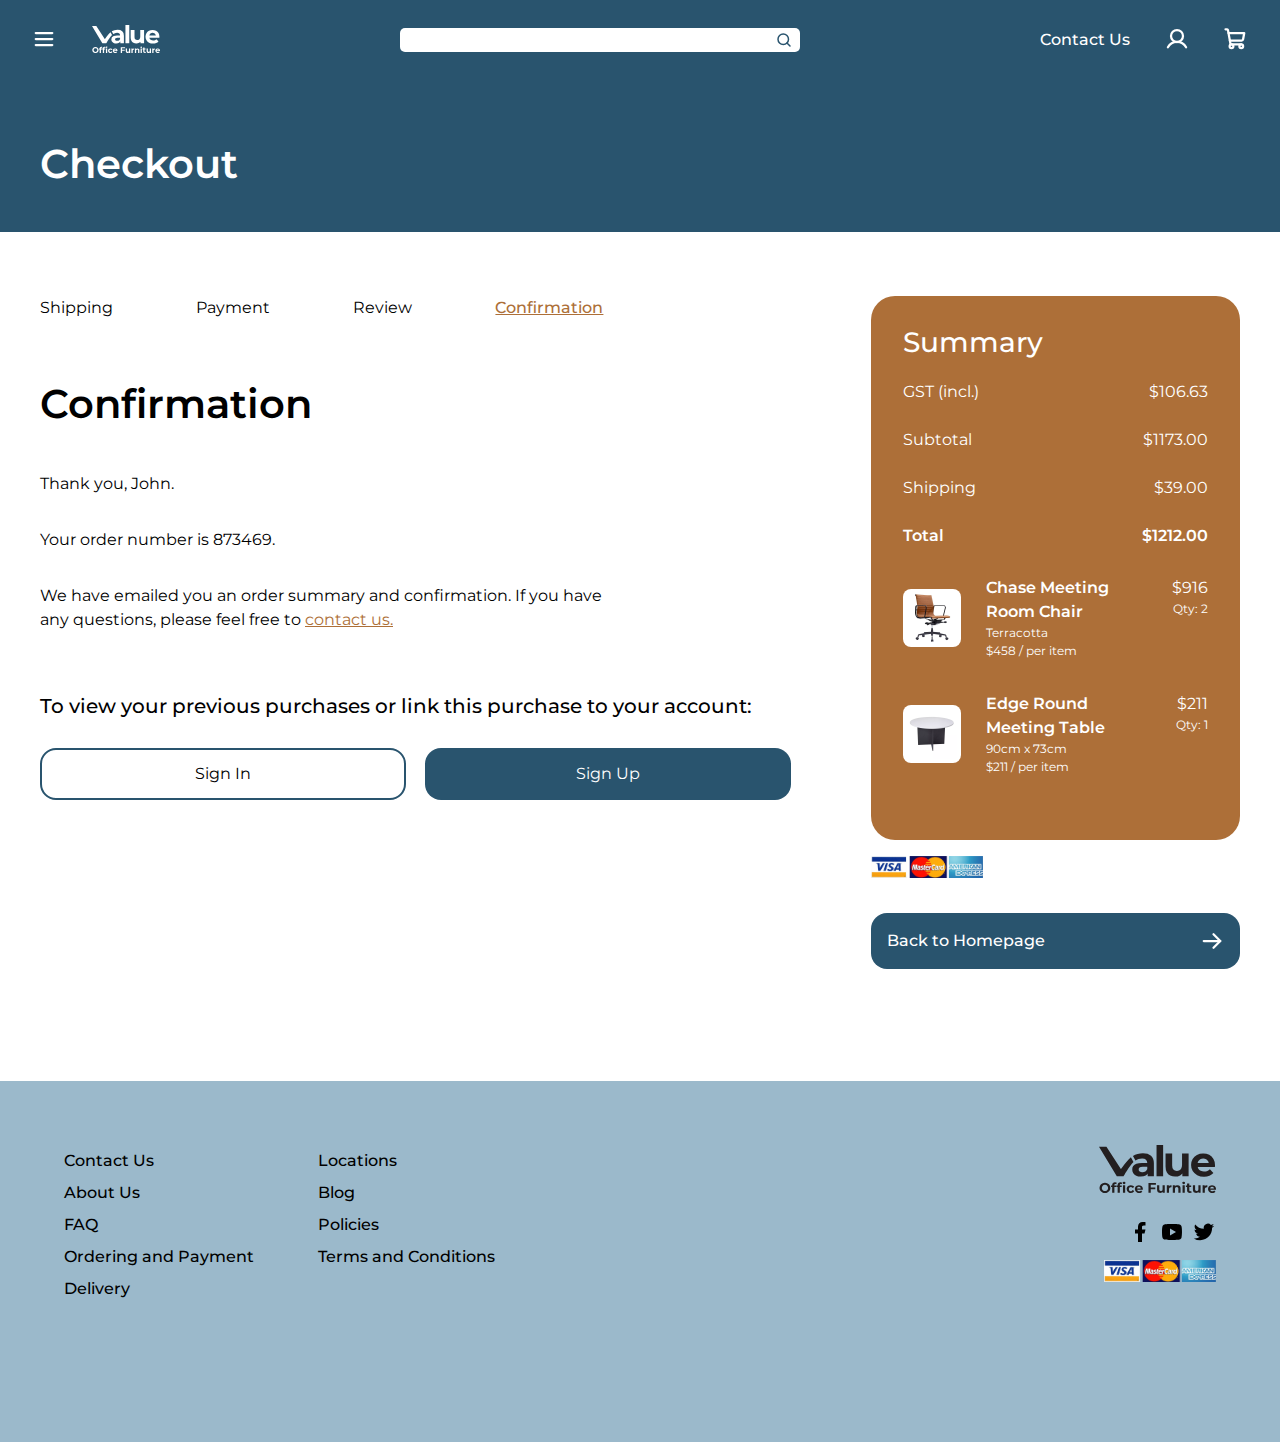
<file: confirmation.html>
<!DOCTYPE html>
<html lang="en">
<head>
    <meta charset="UTF-8">
    <meta http-equiv="X-UA-Compatible" content="IE=edge">
    <meta name="viewport" content="width=device-width, initial-scale=1.0">
    <title>Confirmation</title>
    <link rel="stylesheet" href="styles.css">
    <script src="script.js"></script>
</head>
<body>
    <!-- header -->
    <section>
        <!-- nav bar and menu -->
        <div>
            <!-- menu -->
            <div class="menu-one" id="confirm-menu-one">
                <ul>
                    <a href="javascript:void(0)" class="close-menu-one" onclick="closeNav('confirm-menu-one', 'confirm-menu-two')"><img class="menuIcon" src="icons/x-bold.svg" alt=""></a>
                    <li><button class="semibold" onclick="openNavTwo('confirm-menu-one', 'confirm-menu-two', 'confirm-close-menu')" onmouseover="openNavTwo('confirm-menu-one', 'confirm-menu-two', 'confirm-close-menu')">New In</button></li>
                    <li><button onclick="openNavTwo('confirm-menu-one', 'confirm-menu-two', 'confirm-close-menu')" onmouseover="openNavTwo('confirm-menu-one', 'confirm-menu-two', 'confirm-close-menu')">Seating</button></li>
                    <li><button onclick="openNavTwo('confirm-menu-one', 'confirm-menu-two', 'confirm-close-menu')" onmouseover="openNavTwo('confirm-menu-one', 'confirm-menu-two', 'confirm-close-menu')">Desks & Tables</button></li>
                    <li><button onclick="openNavTwo('confirm-menu-one', 'confirm-menu-two', 'confirm-close-menu')" onmouseover="openNavTwo('confirm-menu-one', 'confirm-menu-two', 'confirm-close-menu')">Storage</button></li>
                    <li><button onclick="openNavTwo('confirm-menu-one', 'confirm-menu-two', 'confirm-close-menu')" onmouseover="openNavTwo('confirm-menu-one', 'confirm-menu-two', 'confirm-close-menu')">Furniture Ranges</button></li>
                    <li><button onclick="openNavTwo('confirm-menu-one', 'confirm-menu-two', 'confirm-close-menu')" onmouseover="openNavTwo('confirm-menu-one', 'confirm-menu-two', 'confirm-close-menu')">Accessories</button></li>
                    <li><button onclick="openNavTwo('confirm-menu-one', 'confirm-menu-two', 'confirm-close-menu')" onmouseover="openNavTwo('confirm-menu-one', 'confirm-menu-two', 'confirm-close-menu')">COVID-19 Products</button></li>
                </ul>
                <div class="menu-links">
                    <ul>
                        <li><a href="#">Account</a></li>
                        <li><a href="#">About Us</a></li>
                        <li><a href="#">Contact Us</a></li>
                    </ul>
                    <div class="social-links-wrapper">
                        <img src="icons/facebook-fill.svg" alt="Facebook logo">
                        <img src="icons/youtube-fill.svg" alt="Youtube logo">
                        <img src="icons/twitter-fill.svg" alt="Twitter logo">
                    </div>
                </div>
            </div>
            
            <ul class="menu-two" id="confirm-menu-two">
                <a href="javascript:void(0)" class="close-menu-two" id="confirm-close-menu" onclick="closeNav('confirm-menu-one', 'confirm-menu-two')"><img class="menuIcon" src="icons/x-bold.svg" alt=""></a>
                <li><a class="semibold" href="listings.html">Free Trial Chairs</a></li>
                <li><a href="listings.html">Meeting Room</a></li>
                <li><a href="listings.html">Executive</a></li>
                <li><a href="listings.html">Ergonomic</a></li>
                <li><a href="listings.html">Visitor</a></li>
                <li><a href="listings.html">Lounges and Ottomans</a></li>
                <li><a href="listings.html">Hospitality</a></li>
                <li><a href="listings.html">Industrial</a></li>
                <li><a href="listings.html">Chair Components</a></li>
            </ul>
            <!-- nav bar -->
            <nav class="small-nav stack not-home">
                <div class="nav-small">
                    <button onclick="openNav('confirm-menu-one')"><img class="menuIcon" src="icons/list-bold.svg" alt="Hamburger Menu Icon"></button>
                    <a href="index.html">
                        <img class="nav-logo" src="icons/VOFLogoWhite.svg" alt="Value Office Furniture Logo">
                    </a>
                    <div class="cluster small-nav-right">
                        <a href="shoppingCart.html"><img class="menuIcon cart" src="icons/shopping-cart-bold.svg" alt="Shopping Cart Icon"></a>
                    </div>
                </div>
                <form class="searchBarWrap" action="listings.html">
                    <input id="searchInput" class="searchbar"type="search">
                    <a href="listings.html"><img class="searchIcon cart" src="icons/magnifying-glass-bold.svg" alt="Magnifying Glass Icon"></a>
                </form>
            </nav>
            <nav class="big-nav not-home">
                <div class="nav-links" id="navLinksLeft">
                    <button onclick="openNav('confirm-menu-one')"><img class="menuIcon" src="icons/list-bold.svg" alt="Hamburger Menu Icon"></button>
                    <a href="index.html">
                        <span>
                            <img class="nav-logo" src="icons/VOFLogoWhite.svg" alt="Value Office Furniture Logo">
                        </span>
                    </a>
                </div>
                    <form class="searchBarWrap" action="listings.html">
                        <input id="searchInput" class="searchbar"type="search">
                        <a href="listings.html"><img class="searchIcon" src="icons/magnifying-glass-bold.svg" alt="Magnifying Glass Icon"></a>
                    </form>
                <div class="centre-vertical nav-links" id="navLinksRight">
                    <a id="contactUs" href="#">Contact Us</a>
                    <a href="#"><img class="menuIcon" src="icons/user-bold.svg" alt="Account"></a>
                    <a href="shoppingCart.html"><img class="menuIcon cart" src="icons/shopping-cart-bold.svg" alt="Shopping Cart Icon"></a>
                </div>
            </nav>
        </div>
        <div class="blue-background page-heading white-text top">
            <h1>Checkout</h1>
        </div>
    </section>
    <section class="page-start sidebar-container">
        <div class="not-sidebar not-summary">
            <!-- Checkout steps -->
            <div class="cluster checkout-steps">
                <p>Shipping</p>
                <p>Payment</p>
                <p>Review</p>
                <p class="current-step"><u>Confirmation</u></p>
            </div>
            <h1>Confirmation</h1>
            <div class="confirmation">
                <p>Thank you, John.</p>
                <p>Your order number is 873469.</p>
                <p>We have emailed you an order summary and confirmation. If you have any questions, please feel free to <a class="link" href="#"><u>contact us.</u></a></p>   
            </div>
            <div class="stack">
                <h4>To view your previous purchases or link this purchase to your account:</h4>
                <div class="button-wrapper cluster">
                    <button class="secondary-btn product-btn">Sign In</button>
                    <button class="blue-background product-btn white-text">Sign Up</button>
                </div>
            </div>
        </div>
        <!-- Summary -->
        <div class="stack sidebar summary-wrapper">
            <a class="cluster proceed start" href="index.html">
                <p class="medium">Back to Homepage</p>
                <img id="right-arrow" src="icons/arrow-right-bold.svg" alt="Right Arrow">
            </a>
            <div class="summary">
                    <h3>Summary</h3>
                    <table>
                        <tr>
                            <td class="row-name">GST (incl.)</td>
                            <td class="table-price">$106.63</td>
                        </tr>
                        <tr>
                            <td class="row-name">Subtotal</td>
                            <td class="table-price">$1173.00</td>
                        </tr>
                        <tr>
                            <td class="row-name">Shipping</td>
                            <td class="table-price">$39.00</td>
                        </tr>
                        <tr class="semibold">
                            <td class="row-name">Total</td>
                            <td class="table-price">$1212.00</td>
                        </tr>
                    </table>
                    <div class="cart-grid">
                        <img class="summary-img row-one" src="images/ChaseMeetingRoomChair.webp" alt="Chase Meeting Room Chair">
                        <div class="cart-item-name row-one stack">
                            <p class="semibold">Chase Meeting Room Chair</p>
                            <p class="little">Terracotta</p>
                            <p class="little">$458 / per item</p>
                        </div>    
                        <div class="cart-item-price row-one table-price stack right-align">
                            <p>$916</p>
                            <p class="little">Qty: 2</p>
                        </div>
                        <img class="summary-img row-two" src="images/EdgeMeetingTable.webp" alt="Edge Round Meeting Table">
                        <div class="cart-item-name row-two stack">
                            <p class="semibold">Edge Round Meeting Table</p>
                            <p class="little">90cm x 73cm</p>
                            <p class="little">$211 / per item</p>
                        </div>    
                        <div class="cart-item-price row-two table-price stack right-align">
                            <p>$211</p>
                            <p class="little">Qty: 1</p>
                        </div>
                    </div>
            </div>
            <div>
                <img id="payment-methods" src="images/PaymentMethods.png" alt="Payment Methods">
                <a class="cluster proceed end" href="index.html">
                    <p class="medium">Back to Homepage</p>
                    <img id="right-arrow" src="icons/arrow-right-bold.svg" alt="Right Arrow">
                </a>
            </div>
        </div>
    </section>
    <!-- footer -->
    <footer>
        <ul class="footer-col">
            <li>Contact Us</li>
            <li>About Us</li>
            <li>FAQ</li>
            <li>Ordering and Payment</li>
            <li>Delivery</li>
            <li>Locations</li>
            <li>Blog</li>
            <li>Policies</li>
            <li>Terms and Conditions</li>
        </ul>
        <div class="footer-icons">
            <a href="index.html">
                <img class="footer-logo" src="icons/VOFLogo.svg" alt="Value Office Furniture logo">
            </a>
            <div class="cluster social-links-wrapper">
                <img src="icons/facebook-fill.svg" alt="Facebook logo">
                <img src="icons/youtube-fill.svg" alt="Youtube logo">
                <img src="icons/twitter-fill.svg" alt="Twitter logo">
            </div>
            <img id="payment-methods" src="images/PaymentMethods.png" alt="Payment methods">
        </div>
    </footer>
</body>
</html>
</file>
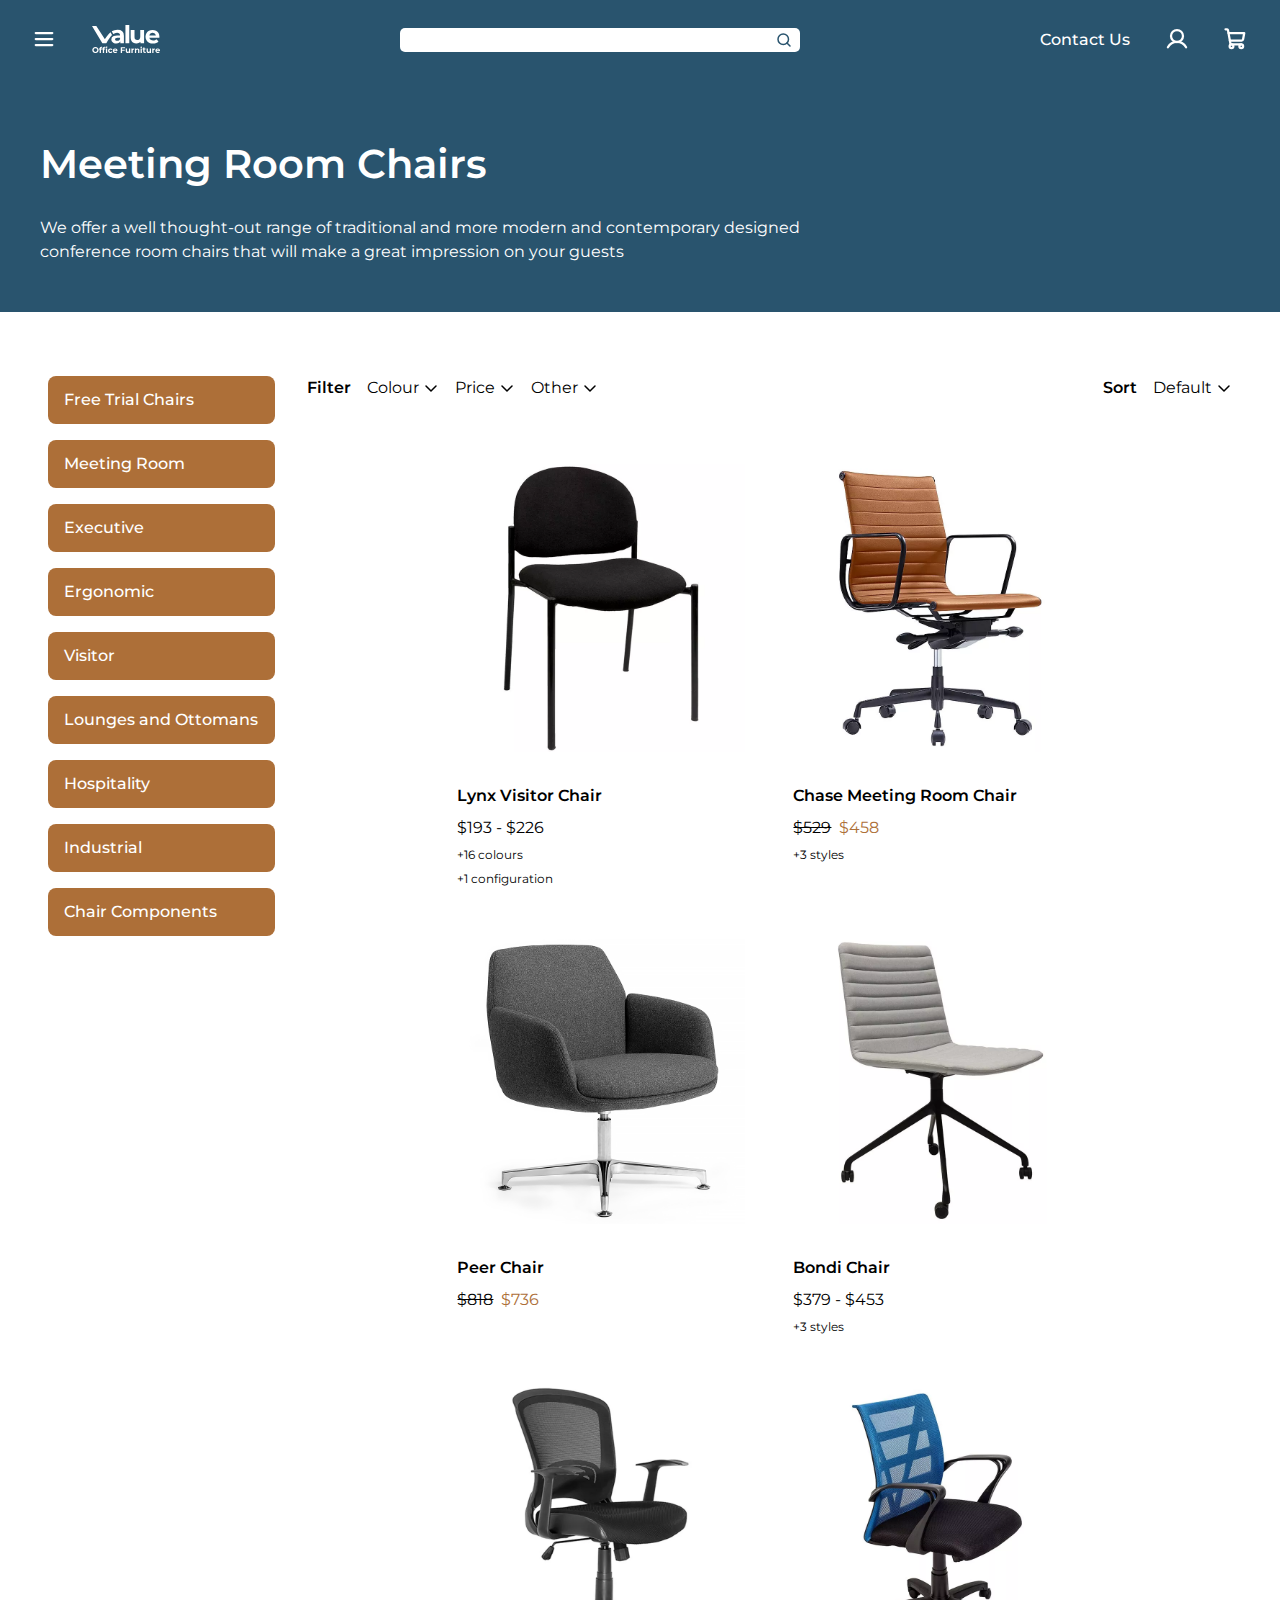
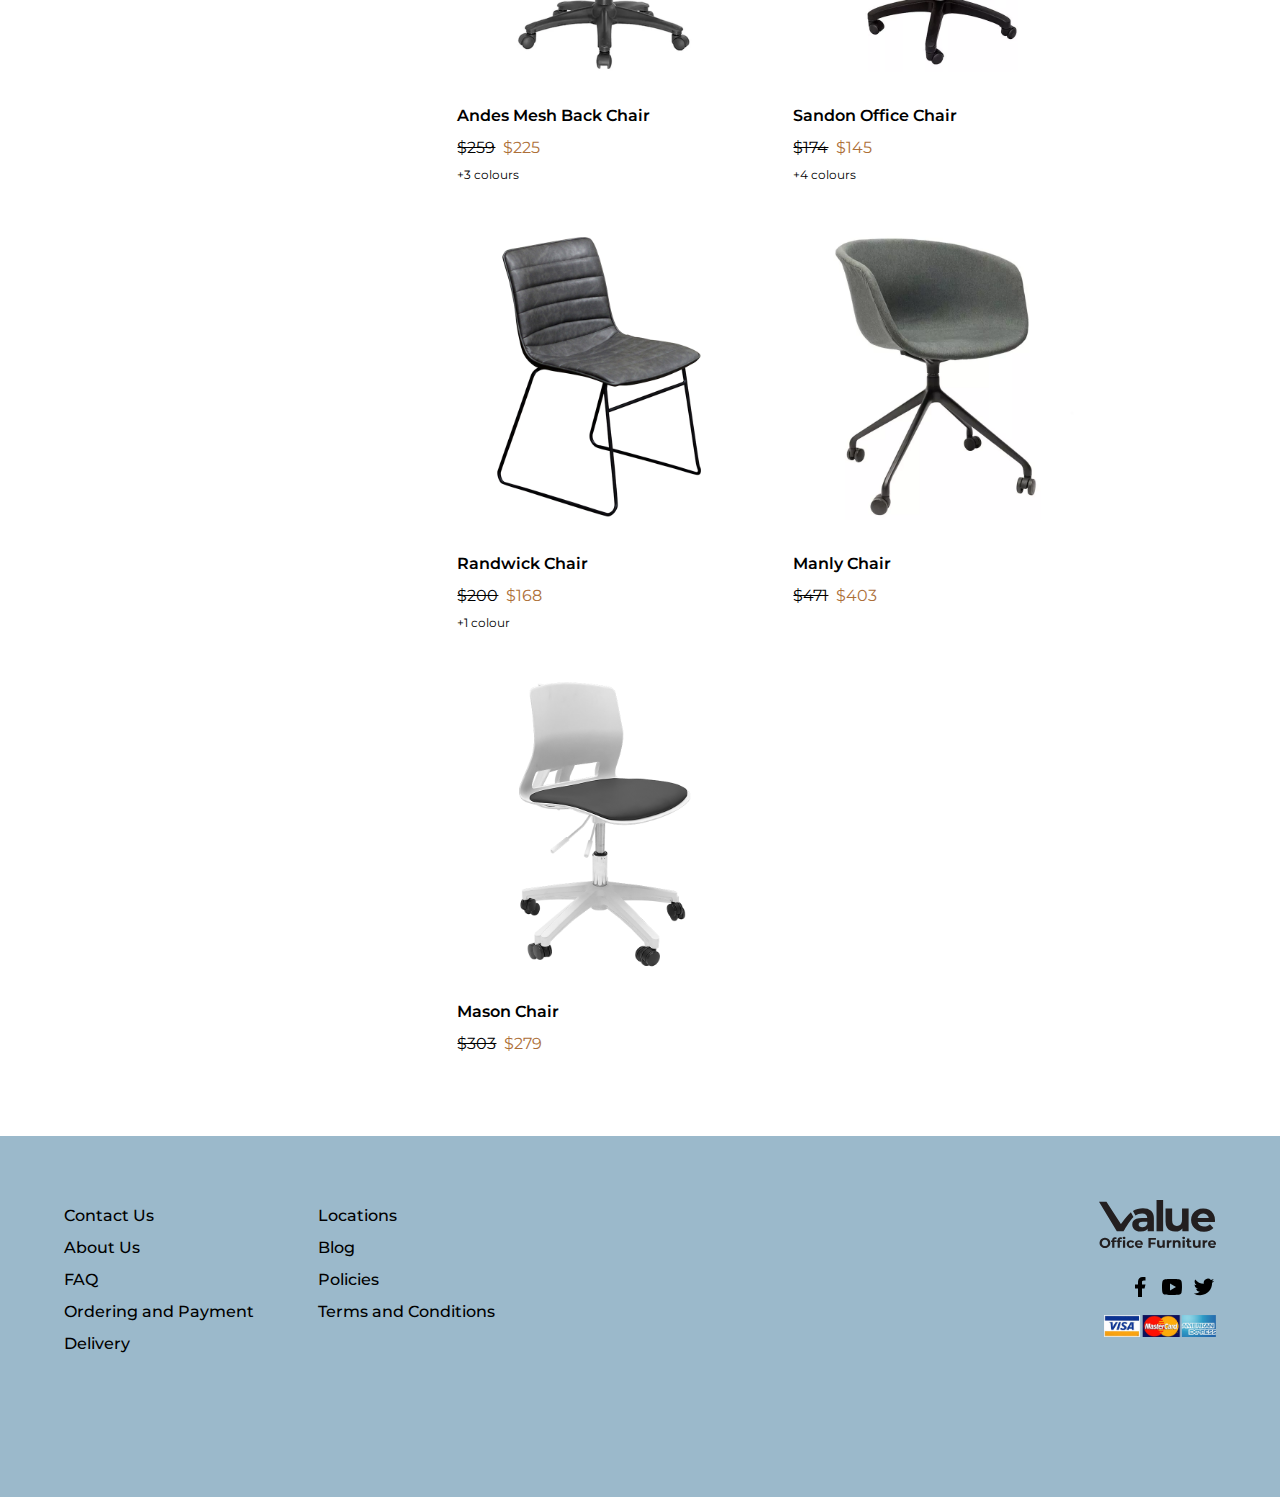
<file: listings.html>
<!DOCTYPE html>
<html lang="en">
<head>
    <meta charset="UTF-8">
    <meta http-equiv="X-UA-Compatible" content="IE=edge">
    <meta name="viewport" content="width=device-width, initial-scale=1.0">
    <title>Product Listings</title>
    <link rel="stylesheet" href="styles.css">
    <script src="script.js"></script>
</head>
<body>
    <!-- nav bar and menu -->
    <div>
        <!-- menu -->
        <div class="menu-one" id="listings-menu-one">
            <ul>
                <a href="javascript:void(0)" class="close-menu-one" onclick="closeNav('listings-menu-one', 'listings-menu-two')"><img class="menuIcon" src="icons/x-bold.svg" alt=""></a>
                <li><button class="semibold" onclick="openNavTwo('listings-menu-one', 'listings-menu-two', 'listings-close-menu')" onmouseover="openNavTwo('listings-menu-one', 'listings-menu-two', 'listings-close-menu')">New In</button></li>
                <li><button onclick="openNavTwo('listings-menu-one', 'listings-menu-two', 'listings-close-menu')" onmouseover="openNavTwo('listings-menu-one', 'listings-menu-two', 'listings-close-menu')">Seating</button></li>
                <li><button onclick="openNavTwo('listings-menu-one', 'listings-menu-two', 'listings-close-menu')" onmouseover="openNavTwo('listings-menu-one', 'listings-menu-two', 'listings-close-menu')">Desks & Tables</button></li>
                <li><button onclick="openNavTwo('listings-menu-one', 'listings-menu-two', 'listings-close-menu')" onmouseover="openNavTwo('listings-menu-one', 'listings-menu-two', 'listings-close-menu')">Storage</button></li>
                <li><button onclick="openNavTwo('listings-menu-one', 'listings-menu-two', 'listings-close-menu')" onmouseover="openNavTwo('listings-menu-one', 'listings-menu-two', 'listings-close-menu')">Furniture Ranges</button></li>
                <li><button onclick="openNavTwo('listings-menu-one', 'listings-menu-two', 'listings-close-menu')" onmouseover="openNavTwo('listings-menu-one', 'listings-menu-two', 'listings-close-menu')">Accessories</button></li>
                <li><button onclick="openNavTwo('listings-menu-one', 'listings-menu-two', 'listings-close-menu')" onmouseover="openNavTwo('listings-menu-one', 'listings-menu-two', 'listings-close-menu')">COVID-19 Products</button></li>
            </ul>
            <div class="menu-links">
                <ul>
                    <li><a href="#">Account</a></li>
                    <li><a href="#">About Us</a></li>
                    <li><a href="#">Contact Us</a></li>
                </ul>
                <div class="social-links-wrapper">
                    <img src="icons/facebook-fill.svg" alt="Facebook logo">
                    <img src="icons/youtube-fill.svg" alt="Youtube logo">
                    <img src="icons/twitter-fill.svg" alt="Twitter logo">
                </div>
            </div>
        </div>
        
        <ul class="menu-two" id="listings-menu-two">
            <a href="javascript:void(0)" class="close-menu-two" id="listings-close-menu" onclick="closeNav('listings-menu-one', 'listings-menu-two')"><img class="menuIcon" src="icons/x-bold.svg" alt=""></a>
            <li><a class="semibold" href="listings.html">Free Trial Chairs</a></li>
            <li><a href="#">Meeting Room</a></li>
            <li><a href="#">Executive</a></li>
            <li><a href="#">Ergonomic</a></li>
            <li><a href="#">Visitor</a></li>
            <li><a href="#">Lounges and Ottomans</a></li>
            <li><a href="#">Hospitality</a></li>
            <li><a href="#">Industrial</a></li>
            <li><a href="#">Chair Components</a></li>
        </ul>
        <!-- nav bar -->
        <nav class="small-nav stack not-home">
            <div class="nav-small">
                <button onclick="openNav('listings-menu-one')"><img class="menuIcon" src="icons/list-bold.svg" alt="Hamburger Menu Icon"></button>
                <a href="index.html">
                    <img class="nav-logo" src="icons/VOFLogoWhite.svg" alt="Value Office Furniture Logo">
                </a>
                <div class="cluster small-nav-right">
                    <a href="shoppingCart.html"><img class="menuIcon cart" src="icons/shopping-cart-bold.svg" alt="Shopping Cart Icon"></a>
                </div>
            </div>
            <form class="searchBarWrap" action="listings.html">
                <input id="searchInput" class="searchbar"type="search">
                <a href="#"><img class="searchIcon" src="icons/magnifying-glass-bold.svg" alt="Magnifying Glass Icon"></a>
            </form>
        </nav>
        <nav class="big-nav not-home">
            <div class="nav-links" id="navLinksLeft">
                <button onclick="openNav('listings-menu-one')"><img class="menuIcon" src="icons/list-bold.svg" alt="Hamburger Menu Icon"></button>
                <a href="index.html">
                    <span>
                        <img class="nav-logo" src="icons/VOFLogoWhite.svg" alt="Value Office Furniture Logo">
                    </span>
                </a>
            </div>
                <form class="searchBarWrap" action="listings.html">
                    <input id="searchInput" class="searchbar"type="search">
                    <a href="#"><img class="searchIcon" src="icons/magnifying-glass-bold.svg" alt="Magnifying Glass Icon"></a>
                </form>
            <div class="centre-vertical nav-links" id="navLinksRight">
                <a id="contactUs" href="#">Contact Us</a>
                <a href="#"><img class="menuIcon" src="icons/user-bold.svg" alt="Account"></a>
                <a href="shoppingCart.html"><img class="menuIcon cart" src="icons/shopping-cart-bold.svg" alt="Shopping Cart Icon"></a>
            </div>
        </nav>
    </div>
    <div class="blue-background page-heading white-text top">
        <h1>Meeting Room Chairs</h1>
        <p>We offer a well thought-out range of traditional and more modern and contemporary designed conference room chairs that will make a great impression on your guests</p>
    </div>
     <!-- header -->
    <main class="sidebar-container margin page-start">
        <!-- scrolling categories -->
        <div class="product-categories x-scroll">
            <a href="#">Free Trial Chairs</a>
            <a href="#">Meeting Room</a>
            <a href="#">Executive</a>
            <a href="#">Visitor</a>
            <a href="#">Lounges and Ottomans</a>
            <a href="#">Hospitality</a>
            <a href="#">Industrial</a>
            <a href="#">Chair Components</a>
        </div>
        <!-- sidebar categories -->
        <ul class="sidebar product-categories">
            <li><a href="#">Free Trial Chairs</a></li>
            <li><a href="#">Meeting Room</a></li>
            <li><a href="#">Executive</a></li>
            <li><a href="#">Ergonomic</a></li>
            <li><a href="#">Visitor</a></li>
            <li><a href="#">Lounges and Ottomans</a></li>
            <li><a href="#">Hospitality</a></li>
            <li><a href="#">Industrial</a></li>
            <li><a href="#">Chair Components</a></li>
        </ul>
        <div class="not-sidebar">
            <div class="cluster">
                <!-- filter and sort -->
                <div class="filter cluster centre-vertical">
                    <p class="semibold">Filter</p>
                    <img class="filter-icon" src="icons/funnel-bold.svg" alt="filter">
                    <div class="filter-item cluster">
                        <p>Colour</p>
                        <img class="down-caret" src="icons/caret-down-bold-black.svg" alt="">
                    </div>
                    <div class="filter-item cluster">
                        <p>Price</p>
                        <img class="down-caret" src="icons/caret-down-bold-black.svg" alt="">
                    </div>
                    <div class="filter-item cluster">
                        <p>Other</p>
                        <img class="down-caret" src="icons/caret-down-bold-black.svg" alt="">
                    </div>
                </div>
                <div class="filter cluster centre-vertical">
                    <p class="semibold">Sort</p>
                    <img class="filter-icon" src="icons/sort-ascending-bold.svg" alt="sort">
                    <div class="filter-item cluster">
                        <p>Default</p>
                    <img class="down-caret" src="icons/caret-down-bold-black.svg" alt="">
                    </div>
                </div>
            </div>
            <!-- products -->
            <div class="product-grid">
                <div class="product">
                    <a href="product2.html">
                        <div class="clickable-img" id="lynx-chair"></div>
                        <p class="semibold">Lynx Visitor Chair</p>
                    </a>
                    <div class="price">
                        <p class="currentPrice">$193 - $226</p>
                    </div>
                    <p class="little">+16 colours</p>
                    <p class="little">+1 configuration</p>
                </div>
                <div class="product">
                    <a href="product.html">
                        <div class="clickable-img" id="chase-chair"></div>
                        <p class="semibold">Chase Meeting Room Chair</p>
                    </a>
                    <div class="price">
                        <p class="oldPrice"><s>$529</s></p>
                        <p class="newPrice">$458</p>
                    </div>
                    <p class="little">+3 styles</p>
                </div>
                <div class="product">
                    <a href="product2.html">
                        <div class="clickable-img" id="peer-chair"></div>
                        <p class="semibold">Peer Chair</p>
                    </a>
                    <div class="price">
                        <p class="oldPrice"><s>$818</s></p>
                        <p class="newPrice">$736</p>
                    </div>
                </div>
                <div class="product">
                    <a href="product.html">
                        <div class="clickable-img" id="bondi-chair"></div>
                        <p class="semibold">Bondi Chair</p>
                    </a>
                    <div class="price">
                        <p class="currentPrice">$379 - $453</p>
                    </div>
                    <p class="little">+3 styles</p>
                </div>
                <div class="product">
                    <a href="product2.html">
                        <div class="clickable-img" id="andes-chair"></div>
                        <p class="semibold">Andes Mesh Back Chair</p>
                    </a>
                    <div class="price">
                        <p class="oldPrice"><s>$259</s></p>
                        <p class="newPrice">$225</p>
                    </div>
                    <p class="little">+3 colours</p>
                </div>
                <div class="product">
                    <a href="product.html">
                        <div class="clickable-img" id="sandon-chair"></div>
                        <p class="semibold">Sandon Office Chair</p>
                    </a>
                    <div class="price">
                        <p class="oldPrice"><s>$174</s></p>
                        <p class="newPrice">$145</p>
                    </div>
                    <p class="little">+4 colours</p>
                </div>
                <div class="product">
                    <a href="product2.html">
                        <div class="clickable-img" id="randwick-chair"></div>
                        <p class="semibold">Randwick Chair</p>
                    </a>
                    <div class="price">
                        <p class="oldPrice"><s>$200</s></p>
                        <p class="newPrice">$168</p>
                    </div>
                    <p class="little">+1 colour</p>
                </div>
                <div class="product">
                    <a href="product.html">
                        <div class="clickable-img" id="manly-chair"></div>
                        <p class="semibold">Manly Chair</p>
                    </a>
                    <div class="price">
                        <p class="oldPrice"><s>$471</s></p>
                        <p class="newPrice">$403</p>
                    </div>
                </div>
                <div class="product">
                    <a href="product2.html">
                        <div class="clickable-img" id="mason-chair"></div>
                        <p class="semibold">Mason Chair</p>
                    </a>
                    <div class="price">
                        <p class="oldPrice"><s>$303</s></p>
                        <p class="newPrice">$279</p>
                    </div>
                </div>
            </div>
        </div>
    </main>
    <!-- footer -->
    <footer>
        <ul class="footer-col">
            <li>Contact Us</li>
            <li>About Us</li>
            <li>FAQ</li>
            <li>Ordering and Payment</li>
            <li>Delivery</li>
            <li>Locations</li>
            <li>Blog</li>
            <li>Policies</li>
            <li>Terms and Conditions</li>
        </ul>
        <div class="footer-icons">
            <a href="index.html">
                <img class="footer-logo" src="icons/VOFLogo.svg" alt="Value Office Furniture logo">
            </a>
            <div class="cluster social-links-wrapper">
                <img src="icons/facebook-fill.svg" alt="Facebook logo">
                <img src="icons/youtube-fill.svg" alt="Youtube logo">
                <img src="icons/twitter-fill.svg" alt="Twitter logo">
            </div>
            <img id="payment-methods" src="images/PaymentMethods.png" alt="Payment methods">
        </div>
    </footer>
</body>
</html>
</file>
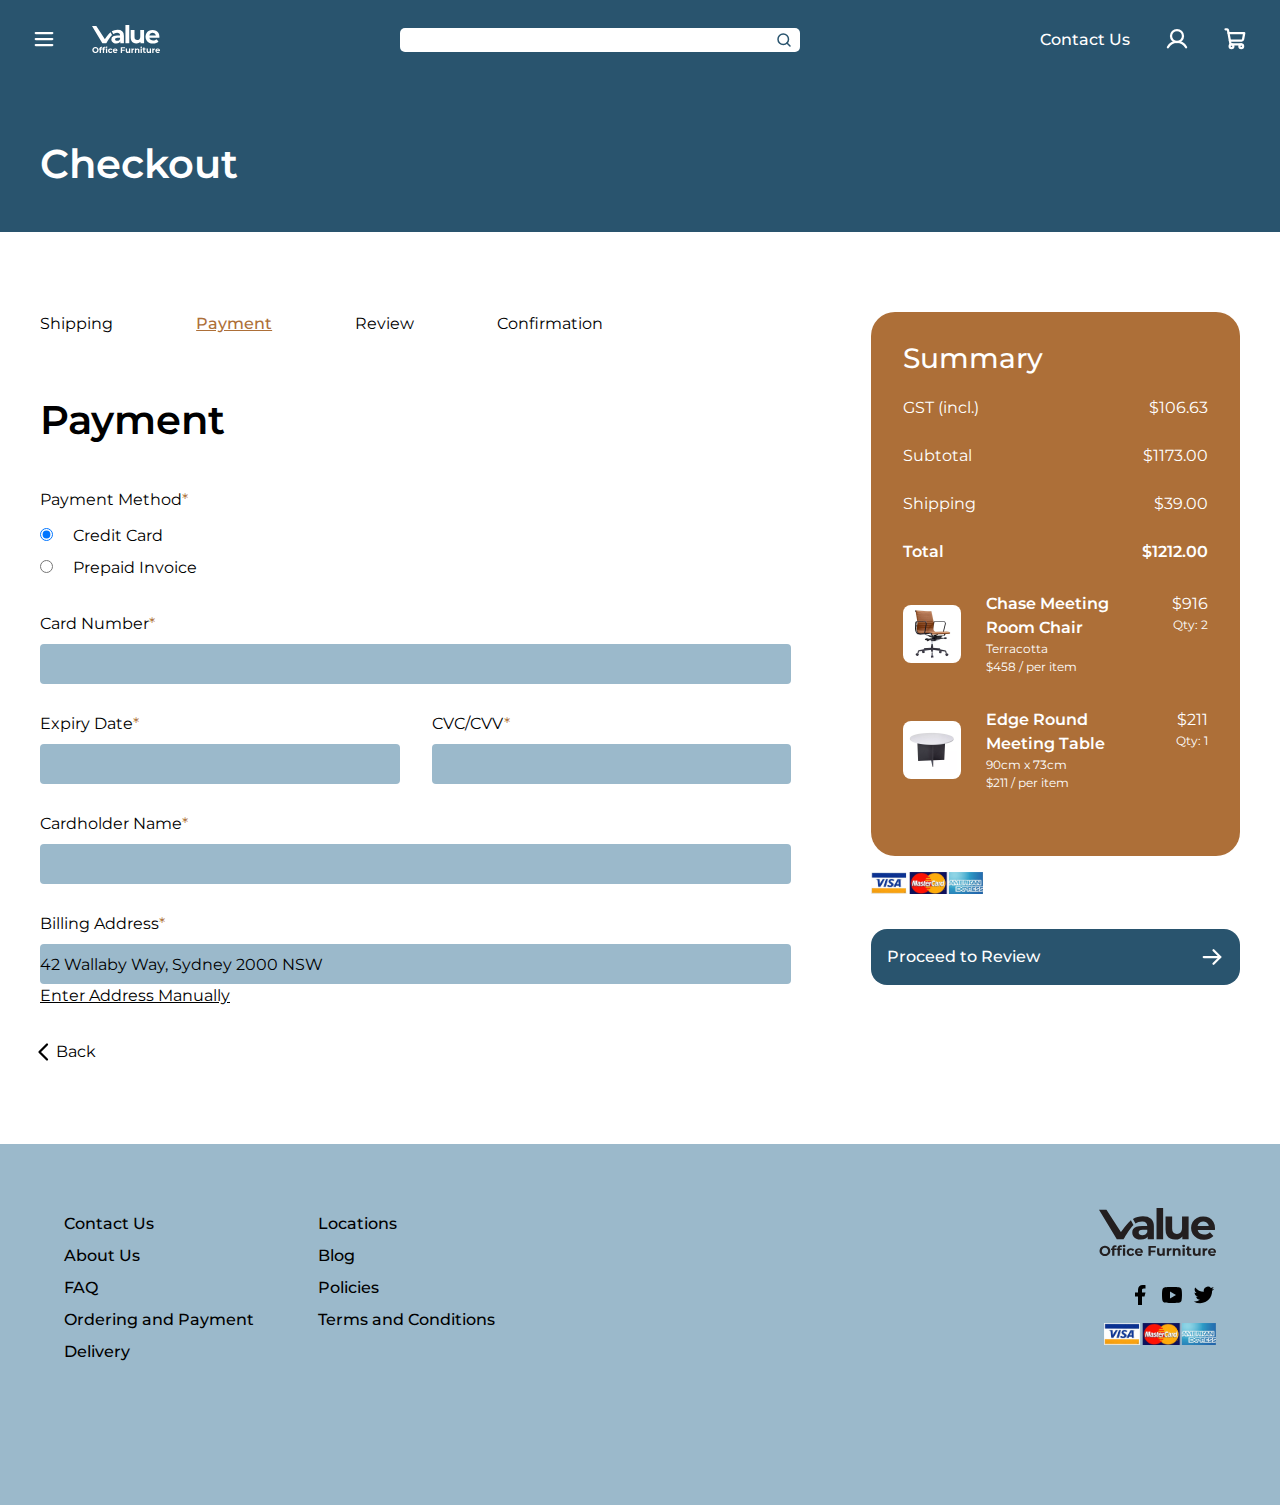
<file: payment.html>
<!DOCTYPE html>
<html lang="en">
<head>
    <meta charset="UTF-8">
    <meta http-equiv="X-UA-Compatible" content="IE=edge">
    <meta name="viewport" content="width=device-width, initial-scale=1.0">
    <title>Payment</title>
    <link rel="stylesheet" href="styles.css">
    <script src="script.js"></script>
</head>
<body onload="billingDefault()">
    <!-- header -->
    <section>
        <!-- nav bar and menu -->
        <div>
            <!-- menu -->
            <div class="menu-one" id="payment-menu-one">
                <ul>
                    <a href="javascript:void(0)" class="close-menu-one" onclick="closeNav('payment-menu-one', 'payment-menu-two')"><img class="menuIcon" src="icons/x-bold.svg" alt=""></a>
                    <li><button class="semibold" onclick="openNavTwo('payment-menu-one', 'payment-menu-two', 'payment-close-menu')" onmouseover="openNavTwo('payment-menu-one', 'payment-menu-two', 'payment-close-menu')">New In</button></li>
                    <li><button onclick="openNavTwo('payment-menu-one', 'payment-menu-two', 'payment-close-menu')" onmouseover="openNavTwo('payment-menu-one', 'payment-menu-two', 'payment-close-menu')">Seating</button></li>
                    <li><button onclick="openNavTwo('payment-menu-one', 'payment-menu-two', 'payment-close-menu')" onmouseover="openNavTwo('payment-menu-one', 'payment-menu-two', 'payment-close-menu')">Desks & Tables</button></li>
                    <li><button onclick="openNavTwo('payment-menu-one', 'payment-menu-two', 'payment-close-menu')" onmouseover="openNavTwo('payment-menu-one', 'payment-menu-two', 'payment-close-menu')">Storage</button></li>
                    <li><button onclick="openNavTwo('payment-menu-one', 'payment-menu-two', 'payment-close-menu')" onmouseover="openNavTwo('payment-menu-one', 'payment-menu-two', 'payment-close-menu')">Furniture Ranges</button></li>
                    <li><button onclick="openNavTwo('payment-menu-one', 'payment-menu-two', 'payment-close-menu')" onmouseover="openNavTwo('payment-menu-one', 'payment-menu-two', 'payment-close-menu')">Accessories</button></li>
                    <li><button onclick="openNavTwo('payment-menu-one', 'payment-menu-two', 'payment-close-menu')" onmouseover="openNavTwo('payment-menu-one', 'payment-menu-two', 'payment-close-menu')">COVID-19 Products</button></li>
                </ul>
                <div class="menu-links">
                    <ul>
                        <li><a href="#">Account</a></li>
                        <li><a href="#">About Us</a></li>
                        <li><a href="#">Contact Us</a></li>
                    </ul>
                    <div class="social-links-wrapper">
                        <img src="icons/facebook-fill.svg" alt="Facebook logo">
                        <img src="icons/youtube-fill.svg" alt="Youtube logo">
                        <img src="icons/twitter-fill.svg" alt="Twitter logo">
                    </div>
                </div>
            </div>
            
            <ul class="menu-two" id="payment-menu-two">
                <a href="javascript:void(0)" class="close-menu-two" id="payment-close-menu" onclick="closeNav('payment-menu-one', 'payment-menu-two')"><img class="menuIcon" src="icons/x-bold.svg" alt=""></a>
                <li><a class="semibold" href="listings.html">Free Trial Chairs</a></li>
                <li><a href="listings.html">Meeting Room</a></li>
                <li><a href="listings.html">Executive</a></li>
                <li><a href="listings.html">Ergonomic</a></li>
                <li><a href="listings.html">Visitor</a></li>
                <li><a href="listings.html">Lounges and Ottomans</a></li>
                <li><a href="listings.html">Hospitality</a></li>
                <li><a href="listings.html">Industrial</a></li>
                <li><a href="listings.html">Chair Components</a></li>
            </ul>
            <!-- nav bar -->
            <nav class="small-nav stack not-home">
                <div class="nav-small">
                    <button onclick="openNav('payment-menu-one')"><img class="menuIcon" src="icons/list-bold.svg" alt="Hamburger Menu Icon"></button>
                    <a href="index.html">
                        <img class="nav-logo" src="icons/VOFLogoWhite.svg" alt="Value Office Furniture Logo">
                    </a>
                    <div class="cluster small-nav-right">
                        <a href="shoppingCart.html"><img class="menuIcon cart" src="icons/shopping-cart-bold.svg" alt="Shopping Cart Icon"></a>
                    </div>
                </div>
                <form class="searchBarWrap" action="listings.html">
                    <input id="searchInput" class="searchbar"type="search">
                    <a href="listings.html"><img class="searchIcon cart" src="icons/magnifying-glass-bold.svg" alt="Magnifying Glass Icon"></a>
                </form>
            </nav>
            <nav class="big-nav not-home">
                <div class="nav-links" id="navLinksLeft">
                    <button onclick="openNav('payment-menu-one')"><img class="menuIcon" src="icons/list-bold.svg" alt="Hamburger Menu Icon"></button>
                    <a href="index.html">
                        <span>
                            <img class="nav-logo" src="icons/VOFLogoWhite.svg" alt="Value Office Furniture Logo">
                        </span>
                    </a>
                </div>
                    <form class="searchBarWrap" action="listings.html">
                        <input id="searchInput" class="searchbar"type="search">
                        <a href="listings.html"><img class="searchIcon" src="icons/magnifying-glass-bold.svg" alt="Magnifying Glass Icon"></a>
                    </form>
                <div class="centre-vertical nav-links" id="navLinksRight">
                    <a id="contactUs" href="#">Contact Us</a>
                    <a href="#"><img class="menuIcon" src="icons/user-bold.svg" alt="Account"></a>
                    <a href="shoppingCart.html"><img class="menuIcon cart" src="icons/shopping-cart-bold.svg" alt="Shopping Cart Icon"></a>
            </nav>
        </div>
        <div class="blue-background page-heading white-text top">
            <h1>Checkout</h1>
        </div>
    </section>
    <section>
        <div class="page-start sidebar-container">
            <div class="not-sidebar not-summary">
                <!-- Checkout steps -->
                <div class="cluster checkout-steps">
                    <p>Shipping</p>
                    <p class="current-step"><u>Payment</u></p>
                    <p>Review</p>
                    <p>Confirmation</p>
                </div>
                <h1>Payment</h1>
                <!-- Form -->
                <form action="review.html" class="form" id="payment-form" onsubmit="return(validatePaymentForm());">
                    <div class="radio-button-group">
                        <p class="required">Payment Method</p>
                        <div>
                            <input type="radio" id="Credit Card" name="payment" value="Credit Card" checked>
                            <label for="Credit Card">Credit Card</label>
                        </div>
                        <div>
                            <input type="radio" id="Prepaid Invoice" name="payment" value="Prepaid Invoice">
                            <label for="Prepaid Invoice">Prepaid Invoice</label>
                        </div> 
                    </div>
                    <div class="input-group">
                        <label class="required" for="cardNumber">Card Number</label>
                        <input type="text" id="cardNumber">
                        <p class="error" id="cardError"></p>
                    </div>
                    <div class="adjacent-input input-group">
                        <div class="stack grid-left">
                            <label class="required" for="expiryDate">Expiry Date</label>
                            <input type="text" id="expiryDate">
                            <p class="error" id="expiryError"></p>
                        </div>
                        <div class="stack grid-right">
                            <label class="required" for="CVC">CVC/CVV</label>
                            <input type="text" id="CVC">
                            <p class="error" id="CVCError"></p>
                        </div>
                    </div>
                    <div class="input-group">
                        <label class="required" for="cardholderName">Cardholder Name</label>
                        <input type="text" id="cardholderName">
                        <p class="error" id="cardholderError"></p>
                    </div>
                    <div class="input-group">
                        <label class="required" for="billingAddress">Billing Address</label>
                        <input type="text" id="billingAddress">
                        <button><p><u>Enter Address Manually</u></p></button>
                        <p class="error" id="billingAddressError"></p>
                    </div>
                </form>
            </div>
            <!-- Summary -->
            <div class="stack sidebar summary-wrapper">
                <button type="submit" form="payment-form" class="cluster proceed start">
                    <p class="medium">Proceed to Review</p>
                    <img id="right-arrow" src="icons/arrow-right-bold.svg" alt="Right Arrow">
                </button>
                <div class="summary">
                        <h3>Summary</h3>
                        <table>
                            <tr>
                                <td class="row-name">GST (incl.)</td>
                                <td class="table-price">$106.63</td>
                            </tr>
                            <tr>
                                <td class="row-name">Subtotal</td>
                                <td class="table-price">$1173.00</td>
                            </tr>
                            <tr>
                                <td class="row-name">Shipping</td>
                                <td class="table-price">$39.00</td>
                            </tr>
                            <tr class="semibold">
                                <td class="row-name">Total</td>
                                <td class="table-price">$1212.00</td>
                            </tr>
                        </table>
                        <div class="cart-grid">
                            <img class="summary-img row-one" src="images/ChaseMeetingRoomChair.webp" alt="Chase Meeting Room Chair">
                            <div class="cart-item-name row-one stack">
                                <p class="semibold">Chase Meeting Room Chair</p>
                                <p class="little">Terracotta</p>
                                <p class="little">$458 / per item</p>
                            </div>    
                            <div class="cart-item-price row-one table-price stack right-align">
                                <p>$916</p>
                                <p class="little">Qty: 2</p>
                            </div>
                            <img class="summary-img row-two" src="images/EdgeMeetingTable.webp" alt="Edge Round Meeting Table">
                            <div class="cart-item-name row-two stack">
                                <p class="semibold">Edge Round Meeting Table</p>
                                <p class="little">90cm x 73cm</p>
                                <p class="little">$211 / per item</p>
                            </div>    
                            <div class="cart-item-price row-two table-price stack right-align">
                                <p>$211</p>
                                <p class="little">Qty: 1</p>
                            </div>
                        </div>
                </div>
                <div>
                    <img id="payment-methods" src="images/PaymentMethods.png" alt="Payment Methods">
                    <button type="submit" form="payment-form" class="cluster proceed end">
                        <p class="medium">Proceed to Review</p>
                        <img id="right-arrow" src="icons/arrow-right-bold.svg" alt="Right Arrow">
                    </button>
                </div>
            </div>
        </div>
        <button class="back" onclick="history.back()">
            <img src="icons/caret-left-bold.svg" alt="Back">
            <p>Back</p>
        </button>
    </section>
    <!-- footer -->
    <footer>
        <ul class="footer-col">
            <li>Contact Us</li>
            <li>About Us</li>
            <li>FAQ</li>
            <li>Ordering and Payment</li>
            <li>Delivery</li>
            <li>Locations</li>
            <li>Blog</li>
            <li>Policies</li>
            <li>Terms and Conditions</li>
        </ul>
        <div class="footer-icons">
            <a href="index.html">
                <img class="footer-logo" src="icons/VOFLogo.svg" alt="Value Office Furniture logo">
            </a>
            <div class="cluster social-links-wrapper">
                <img src="icons/facebook-fill.svg" alt="Facebook logo">
                <img src="icons/youtube-fill.svg" alt="Youtube logo">
                <img src="icons/twitter-fill.svg" alt="Twitter logo">
            </div>
            <img id="payment-methods" src="images/PaymentMethods.png" alt="Payment methods">
        </div>
    </footer>
</body>
</html>
</file>
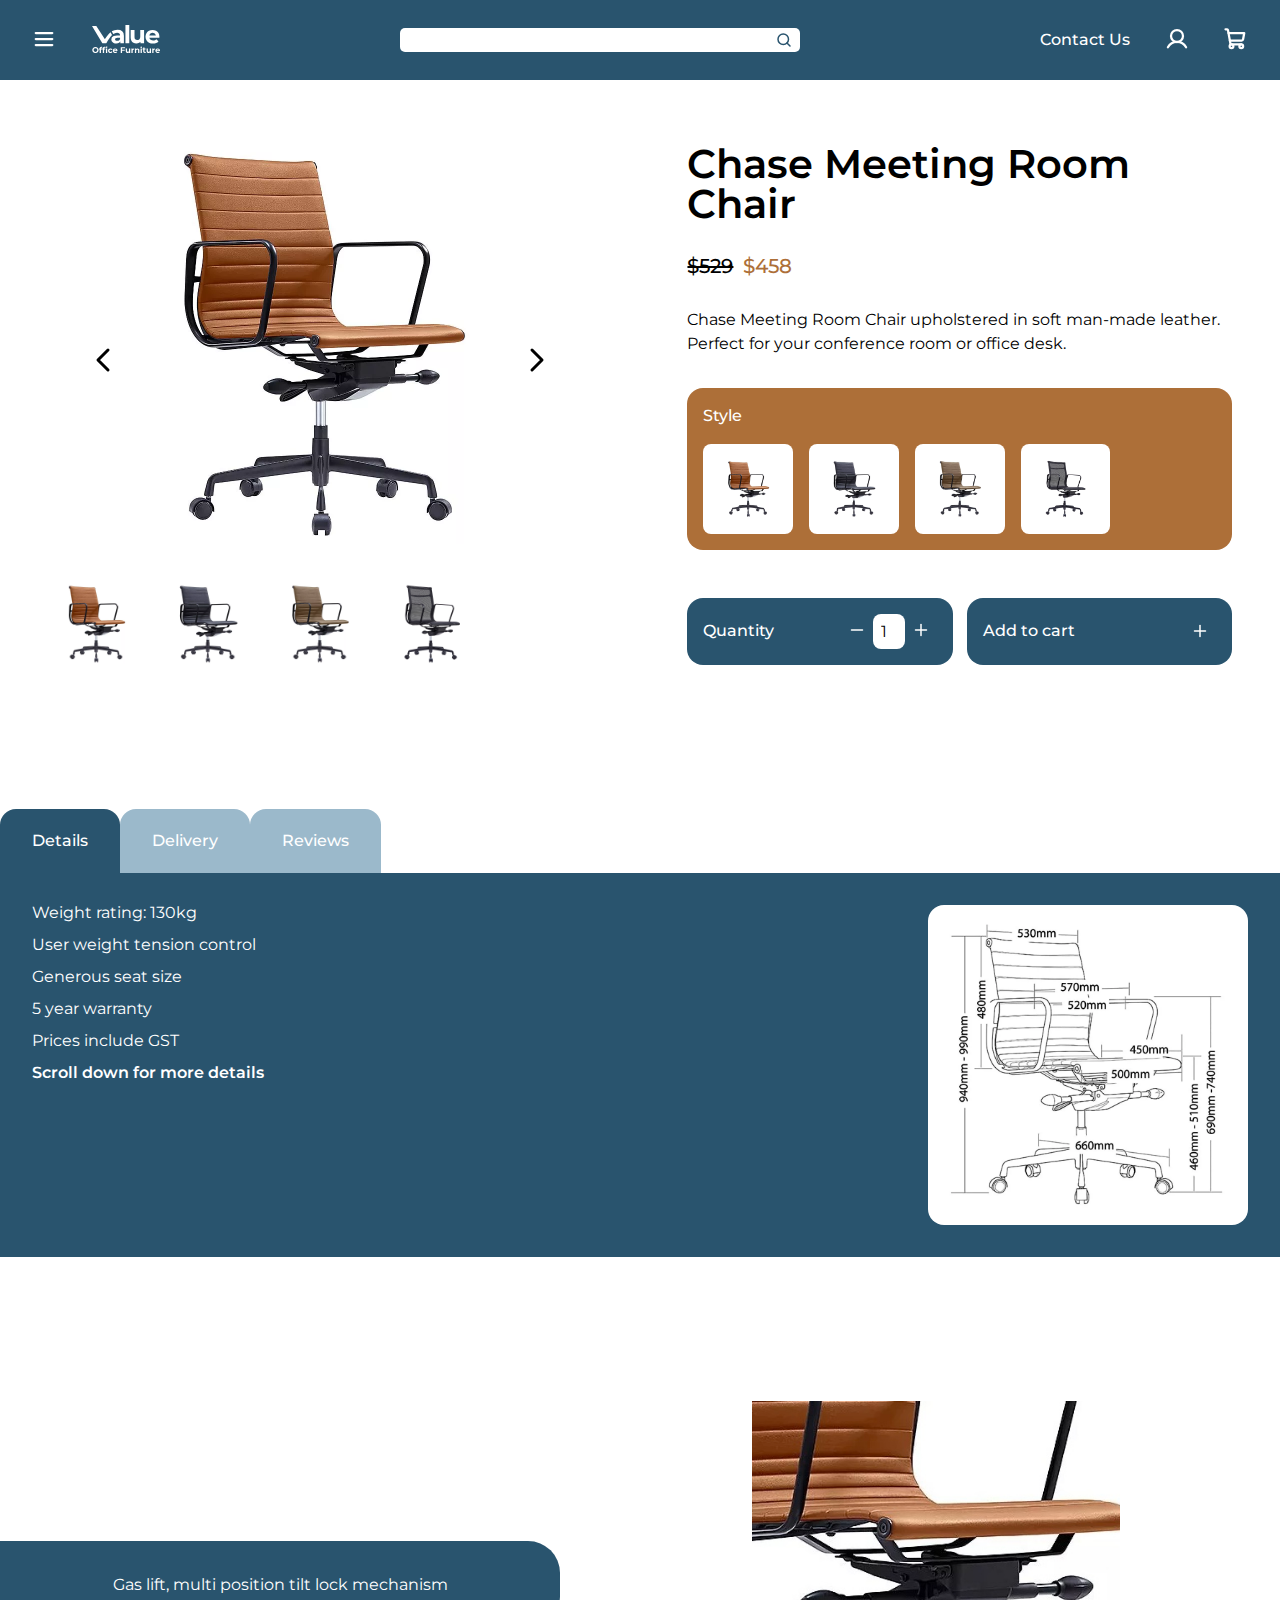
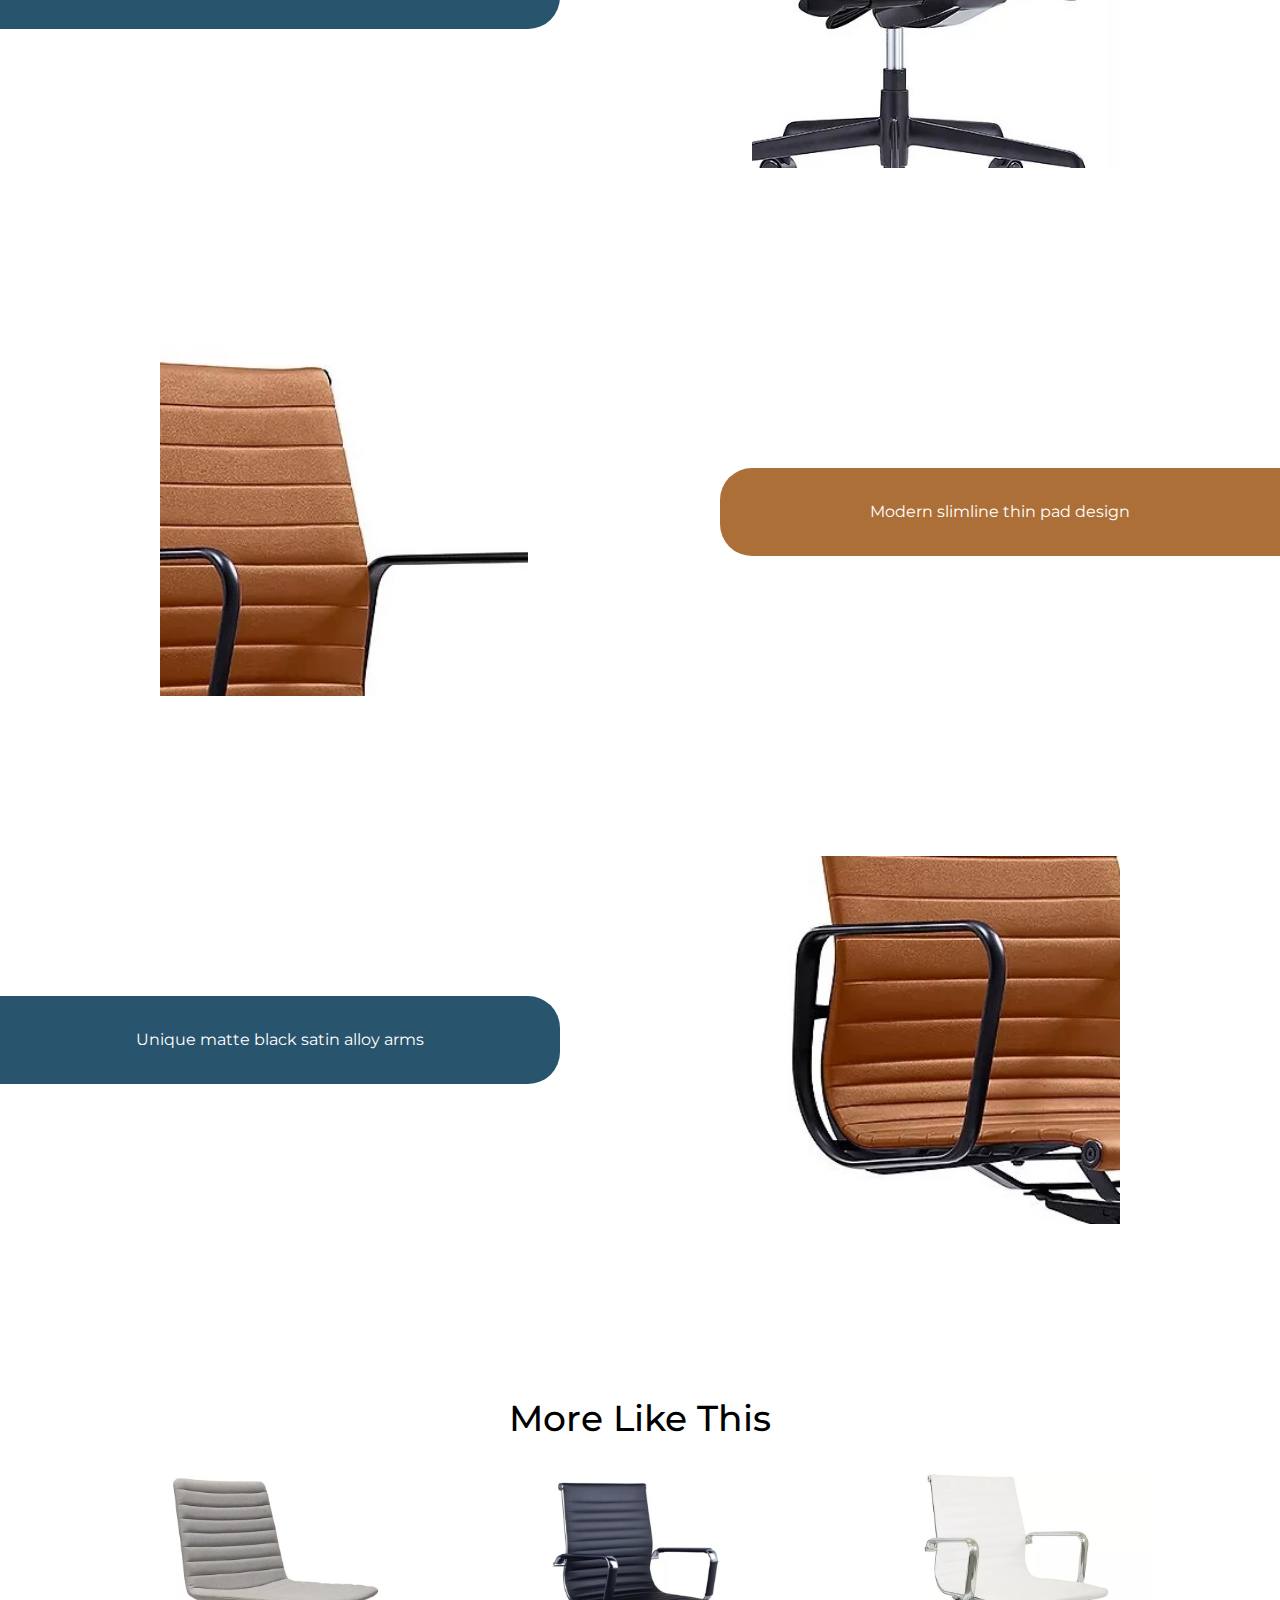
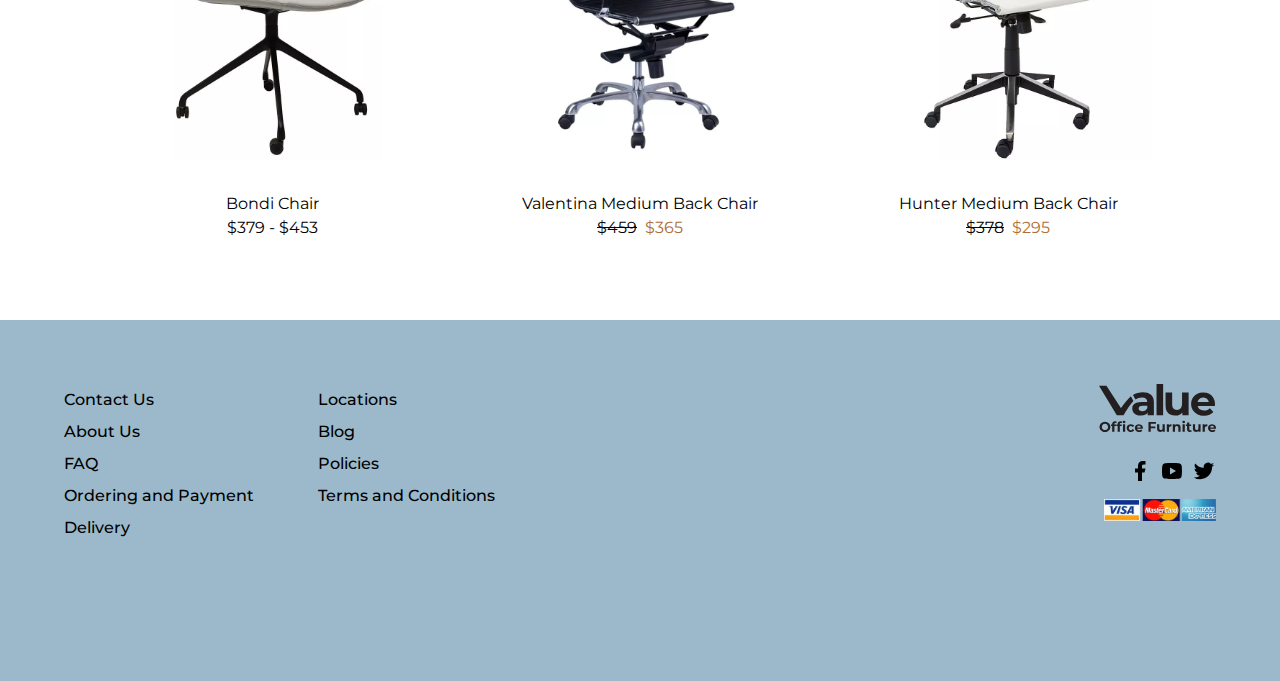
<file: product.html>
<!DOCTYPE html>
<html lang="en">
<head>
    <meta charset="UTF-8">
    <meta http-equiv="X-UA-Compatible" content="IE=edge">
    <meta name="viewport" content="width=device-width, initial-scale=1.0">
    <title>Chase Meeting Room Chair</title>
    <link rel="stylesheet" href="styles.css">
    <script src="script.js"></script>
</head>
<body>
    <!-- nav bar and menu -->
    <div>
        <!-- menu -->
        <div class="menu-one" id="product-menu-one">
            <ul>
                <a href="javascript:void(0)" class="close-menu-one" onclick="closeNav('product-menu-one', 'product-menu-two')"><img class="menuIcon" src="icons/x-bold.svg" alt=""></a>
                <li><button class="semibold" onclick="openNavTwo('product-menu-one', 'product-menu-two', 'product-close-menu')" onmouseover="openNavTwo('product-menu-one', 'product-menu-two', 'product-close-menu')">New In</button></li>
                <li><button onclick="openNavTwo('product-menu-one', 'product-menu-two', 'product-close-menu')" onmouseover="openNavTwo('product-menu-one', 'product-menu-two', 'product-close-menu')">Seating</button></li>
                <li><button onclick="openNavTwo('product-menu-one', 'product-menu-two', 'product-close-menu')" onmouseover="openNavTwo('product-menu-one', 'product-menu-two', 'product-close-menu')">Desks & Tables</button></li>
                <li><button onclick="openNavTwo('product-menu-one', 'product-menu-two', 'product-close-menu')" onmouseover="openNavTwo('product-menu-one', 'product-menu-two', 'product-close-menu')">Storage</button></li>
                <li><button onclick="openNavTwo('product-menu-one', 'product-menu-two', 'product-close-menu')" onmouseover="openNavTwo('product-menu-one', 'product-menu-two', 'product-close-menu')">Furniture Ranges</button></li>
                <li><button onclick="openNavTwo('product-menu-one', 'product-menu-two', 'product-close-menu')" onmouseover="openNavTwo('product-menu-one', 'product-menu-two', 'product-close-menu')">Accessories</button></li>
                <li><button onclick="openNavTwo('product-menu-one', 'product-menu-two', 'product-close-menu')" onmouseover="openNavTwo('product-menu-one', 'product-menu-two', 'product-close-menu')">COVID-19 Products</button></li>
            </ul>
            <div class="menu-links">
                <ul>
                    <li><a href="#">Account</a></li>
                    <li><a href="#">About Us</a></li>
                    <li><a href="#">Contact Us</a></li>
                </ul>
                <div class="social-links-wrapper">
                    <img src="icons/facebook-fill.svg" alt="Facebook logo">
                    <img src="icons/youtube-fill.svg" alt="Youtube logo">
                    <img src="icons/twitter-fill.svg" alt="Twitter logo">
                </div>
            </div>
        </div>
        
        <ul class="menu-two" id="product-menu-two">
            <a href="javascript:void(0)" class="close-menu-two" id="product-close-menu" onclick="closeNav('product-menu-one', 'product-menu-two')"><img class="menuIcon" src="icons/x-bold.svg" alt=""></a>
            <li><a class="semibold" href="listings.html">Free Trial Chairs</a></li>
            <li><a href="listings.html">Meeting Room</a></li>
            <li><a href="listings.html">Executive</a></li>
            <li><a href="listings.html">Ergonomic</a></li>
            <li><a href="listings.html">Visitor</a></li>
            <li><a href="listings.html">Lounges and Ottomans</a></li>
            <li><a href="listings.html">Hospitality</a></li>
            <li><a href="listings.html">Industrial</a></li>
            <li><a href="listings.html">Chair Components</a></li>
        </ul>
        <!-- nav bar -->
        <nav class="small-nav stack not-home">
            <div class="nav-small">
                <button onclick="openNav('product-menu-one')"><img class="menuIcon" src="icons/list-bold.svg" alt="Hamburger Menu Icon"></button>
                <a href="index.html">
                    <img class="nav-logo" src="icons/VOFLogoWhite.svg" alt="Value Office Furniture Logo">
                </a>
                <div class="cluster small-nav-right">
                    <a href="shoppingCart.html"><img class="menuIcon cart" src="icons/shopping-cart-bold.svg" alt="Shopping Cart Icon"></a>
                </div>
            </div>
            <form class="searchBarWrap" action="listings.html">
                <input id="searchInput" class="searchbar"type="search">
                <a href="listings.html"><img class="searchIcon" src="icons/magnifying-glass-bold.svg" alt="Magnifying Glass Icon"></a>
            </form>
        </nav>
        <nav class="big-nav not-home">
            <div class="nav-links" id="navLinksLeft">
                <button onclick="openNav('product-menu-one')"><img class="menuIcon" src="icons/list-bold.svg" alt="Hamburger Menu Icon"></button>
                <a href="index.html">
                    <span>
                        <img class="nav-logo" src="icons/VOFLogoWhite.svg" alt="Value Office Furniture Logo">
                    </span>
                </a>
            </div>
                <form class="searchBarWrap" action="listings.html">
                    <input id="searchInput" class="searchbar"type="search">
                    <a href="listings.html"><img class="searchIcon" src="icons/magnifying-glass-bold.svg" alt="Magnifying Glass Icon"></a>
                </form>
            <div class="centre-vertical nav-links" id="navLinksRight">
                <a id="contactUs" href="#">Contact Us</a>
                <a href="#"><img class="menuIcon" src="icons/user-bold.svg" alt="Account"></a>
                <a href="shoppingCart.html"><img class="menuIcon cart" src="icons/shopping-cart-bold.svg" alt="Shopping Cart Icon"></a>
            </div>
        </nav>
    </div>
    <!-- product info -->
    <section class="top">
        <div class="productWrapper sidebar-container">
            <!-- Images -->
            <div class="page-start stack centre-vertical not-sidebar product-padding">
                <div class="centre-vertical">
                    <img class="product-image-caret" src="icons/caret-left-bold.svg" alt="">
                    <img id="mainChaseImage" class="main-image" src="images/ChaseMeetingRoomChair.webp" alt="Chase Meeting Room Chair">
                    <img class="product-image-caret" src="icons/caret-right-bold.svg" alt="">
                </div>
                <div class="configuration-grid">
                    <button onclick="showTerracotta()"><img class="alt-image" src="images/ChaseMeetingRoomChair.webp" alt="Chase Meeting Room Chair"></button>
                    <button onclick="showBlack()"><img class="alt-image" src="images/ChaseMeetingRoomChairHover.webp" alt="Chase Meeting Room Chair"></button>
                    <button onclick="showTan()"><img class="alt-image" src="images/ChaseChairTan.webp" alt="Chase Meeting Room Chair"></button>
                    <button onclick="showMesh()"><img class="alt-image" src="images/ChaseChairMesh.jpeg" alt="Chase Meeting Room Chair"></button>
                </div>
            </div>
            <!-- Product info and coniguration -->
            <div class="page-start stack sidebar product-info product-padding">
                <h1 class="left-text">Chase Meeting Room Chair</h1>
                <div class="price">
                    <h4 class="oldPrice"><s>$529</s></h4>
                    <h4 class="newPrice">$458</h4>
                </div>
                <p>Chase Meeting Room Chair upholstered in soft man-made leather. Perfect for your conference room or office desk.</p>
                <div class="product-info-options">
                    <div class="accent-background configuration stack">
                        <p class="white-text medium">Style</p>
                        <div class="configuration-grid">
                            <img class="configuration-img" id="20" onclick="selectChaseStyle(id)" src="images/ChaseMeetingRoomChair.webp" alt="Chase Meeting Room Chair">
                            <img class="configuration-img" id="21" onclick="selectChaseStyle(id)" src="images/ChaseMeetingRoomChairHover.webp" alt="Chase Meeting Room Chair">
                            <img class="configuration-img" id="22" onclick="selectChaseStyle(id)" src="images/ChaseChairTan.webp" alt="Chase Meeting Room Chair">
                            <img class="configuration-img" id="23" onclick="selectChaseStyle(id)" src="images/ChaseChairMesh.jpeg" alt="Chase Meeting Room Chair">
                        </div>
                    </div>
                    <div class="button-wrapper">
                        <div class="cluster">
                            <div class="blue-background product-btn cluster">
                                <p class="white-text medium">Quantity</p>
                                <div class="cluster">
                                    <input type="image" src="icons/minus-bold.svg" class="minus" data-field="quantity">
                                    <input type="number" step="1" min="0" max="" value="1" name="quantity" class="quantity-field">
                                    <input type="image" src="icons/plus-bold.svg" class="plus" data-field="quantity">
                                </div>
                            </div>
                            <button onclick="addToCart(1)" class="blue-background product-btn cluster add-to-cart">
                                <p class="white-text medium">Add to cart</p>
                                <img class="plus" src="icons/plus-bold.svg" alt="">
                            </button>
                        </div>
                        <p class="semibold added-text" id="chase-added-text"></p>
                    </div>
                </div>
            </div>
        </div>
    </section>
    <!-- info tabs -->
    <section class="white-text">
        <!-- tab links -->
        <div class="tab medium">
            <button id="chase-details" class="tablinks first" onclick="chaseTabs(id)">Details</button>
            <button id="chase-delivery" class="tablinks" onclick="chaseTabs(id)">Delivery</button>
            <button id="chase-reviews" class="tablinks" onclick="chaseTabs(id)">Reviews</button>
        </div>
        <!-- tab content -->
        <!-- Details -->
        <div id="chase-details-expanded" class="tab-content blue-background cluster">
                <ul class="features">
                    <li>Weight rating: 130kg</li>
                    <li>User weight tension control</li>
                    <li>Generous seat size</li>
                    <li>5 year warranty</li>
                    <li>Prices include GST</li>
                    <li class="semibold">Scroll down for more details</li>
                </ul>
            <img class="measurements" src="images/ChaseChairDimensions.webp" alt="Chase Meeting Room Chair Dimensions">
        </div>
        <!-- Delivery -->
        <div id="chase-delivery-expanded" class="tab-content none">
            <div class="delivery-text">
                <p>Delivery only, no pick-up available on this item.</p>
                <p>Deliveries to WA for this chair will take approx. 5-7 business days</p>
                <p>Click <a class="link" href="#"><u>here</u></a> for our Delivery policy.</p>
            </div>
        </div>
        <!-- Reviews -->
        <div id="chase-reviews-expanded" class="tab-content none">
            <div class="review">
                <div>
                    <div class="stars">
                        <img src="icons/star-fill.svg" alt="">
                        <img src="icons/star-fill.svg" alt="">
                        <img src="icons/star-fill.svg" alt="">
                        <img src="icons/star-fill.svg" alt="">
                        <img src="icons/star-fill.svg" alt="">
                    </div>
                    <p>John S.</p>
                    <p>•</p>
                    <p>5 days ago</p>
                </div>
                <p>This chair is amazing! Matches my home office perfectly and very comfortable. Would 100% recommend.</p>
            </div>
            <div class="review">
                <div>
                    <div class="stars">
                        <img src="icons/star-fill.svg" alt="">
                        <img src="icons/star-fill.svg" alt="">
                        <img src="icons/star-fill.svg" alt="">
                        <img src="icons/star-fill.svg" alt="">
                        <img src="icons/star-bold.svg" alt="">
                    </div>
                    <p>Alice A.</p>
                    <p>•</p>
                    <p>2 weeks ago</p>
                </div>
                <p>This chair is great for a meeting room or any office space. The quality is great and is very comfy. However, the only bad thing I have to say is that sometimes the wheels don’t roll properly but the chair itself is amazing. I may just buy some new wheels to fix this problem.</p>
            </div>
            <div class="review">
                <div>
                    <div class="stars">
                        <img src="icons/star-fill.svg" alt="">
                        <img src="icons/star-fill.svg" alt="">
                        <img src="icons/star-fill.svg" alt="">
                        <img src="icons/star-fill.svg" alt="">
                        <img src="icons/star-fill.svg" alt="">
                    </div>
                    <p>Bob F.</p>
                    <p>•</p>
                    <p>3 weeks ago</p>
                </div>
                <p>I got this chair in the colour Tan and it looks exactly the same as the photo. Looks amazing in my office. Definitely buying from Value Office Furniture again in the future.</p>
            </div>
        </div>
    </section>
    <!-- additional info -->
    <section>
        <div class="stack">
            <div class="centre-vertical features sidebar-container">
                <p class="centre-text left-box box sidebar">Gas lift, multi position tilt lock mechanism</p>
                <img class="trending-image not-sidebar" src="images/ChaseDetailsjpg.jpg" alt="Chase Meeting Room Chair">
            </div>
            <div class="swap-position centre-vertical features sidebar-container">
                <p class="centre-text right-box box sidebar">Modern slimline thin pad design</p>
                <img class="trending-image not-sidebar" src="images/ChaseDetails2.jpg" alt="Chase Meeting Room Chair">
            </div>
            <div class="centre-vertical features sidebar-container">
                <p class="centre-text left-box box sidebar">Unique matte black satin alloy arms</p>
                <img class="trending-image not-sidebar" src="images/ChaseDetails3.jpg" alt="Chase Meeting Room Chair">
            </div>
        </div>
    </section>
    <!-- more like this -->
    <section class="stack margin">
        <h2 class="centre-text">More Like This</h2>
        <div class="image-row row-padding">
            <div class="centre-text">
                <a href="product2.html">
                    <div class="clickable-img" id="bondi-chair"></div>
                    <p>Bondi Chair</p>
                </a>
                <div class="price centre-horizontal">
                    <p class="currentPrice">$379 - $453</p>
                </div>
            </div>
            <div class="centre-text">
                <a href="product2.html">
                    <div class="clickable-img" id="valentina-chair"></div>
                    <p>Valentina Medium Back Chair</p>
                </a>
                <div class="price centre-horizontal">
                    <p class="oldPrice"><s>$459</s></p>
                    <p class="newPrice">$365</p>
                </div>
            </div>
            <div class="centre-text">
                <a href="product2.html">
                    <div class="clickable-img" id="hunter-chair"></div>
                    <p>Hunter Medium Back Chair</p>
                </a>
                <div class="price centre-horizontal">
                    <p class="oldPrice"><s>$378</s></p>
                    <p class="newPrice">$295</p>
                </div>
            </div>
        </div>
    </section>
    <!-- footer -->
    <footer>
        <ul class="footer-col">
            <li>Contact Us</li>
            <li>About Us</li>
            <li>FAQ</li>
            <li>Ordering and Payment</li>
            <li>Delivery</li>
            <li>Locations</li>
            <li>Blog</li>
            <li>Policies</li>
            <li>Terms and Conditions</li>
        </ul>
        <div class="footer-icons">
            <a href="index.html">
                <img class="footer-logo" src="icons/VOFLogo.svg" alt="Value Office Furniture logo">
            </a>
            <div class="cluster social-links-wrapper">
                <img src="icons/facebook-fill.svg" alt="Facebook logo">
                <img src="icons/youtube-fill.svg" alt="Youtube logo">
                <img src="icons/twitter-fill.svg" alt="Twitter logo">
            </div>
            <img id="payment-methods" src="images/PaymentMethods.png" alt="Payment methods">
        </div>
    </footer>
</body>
</html>
</file>
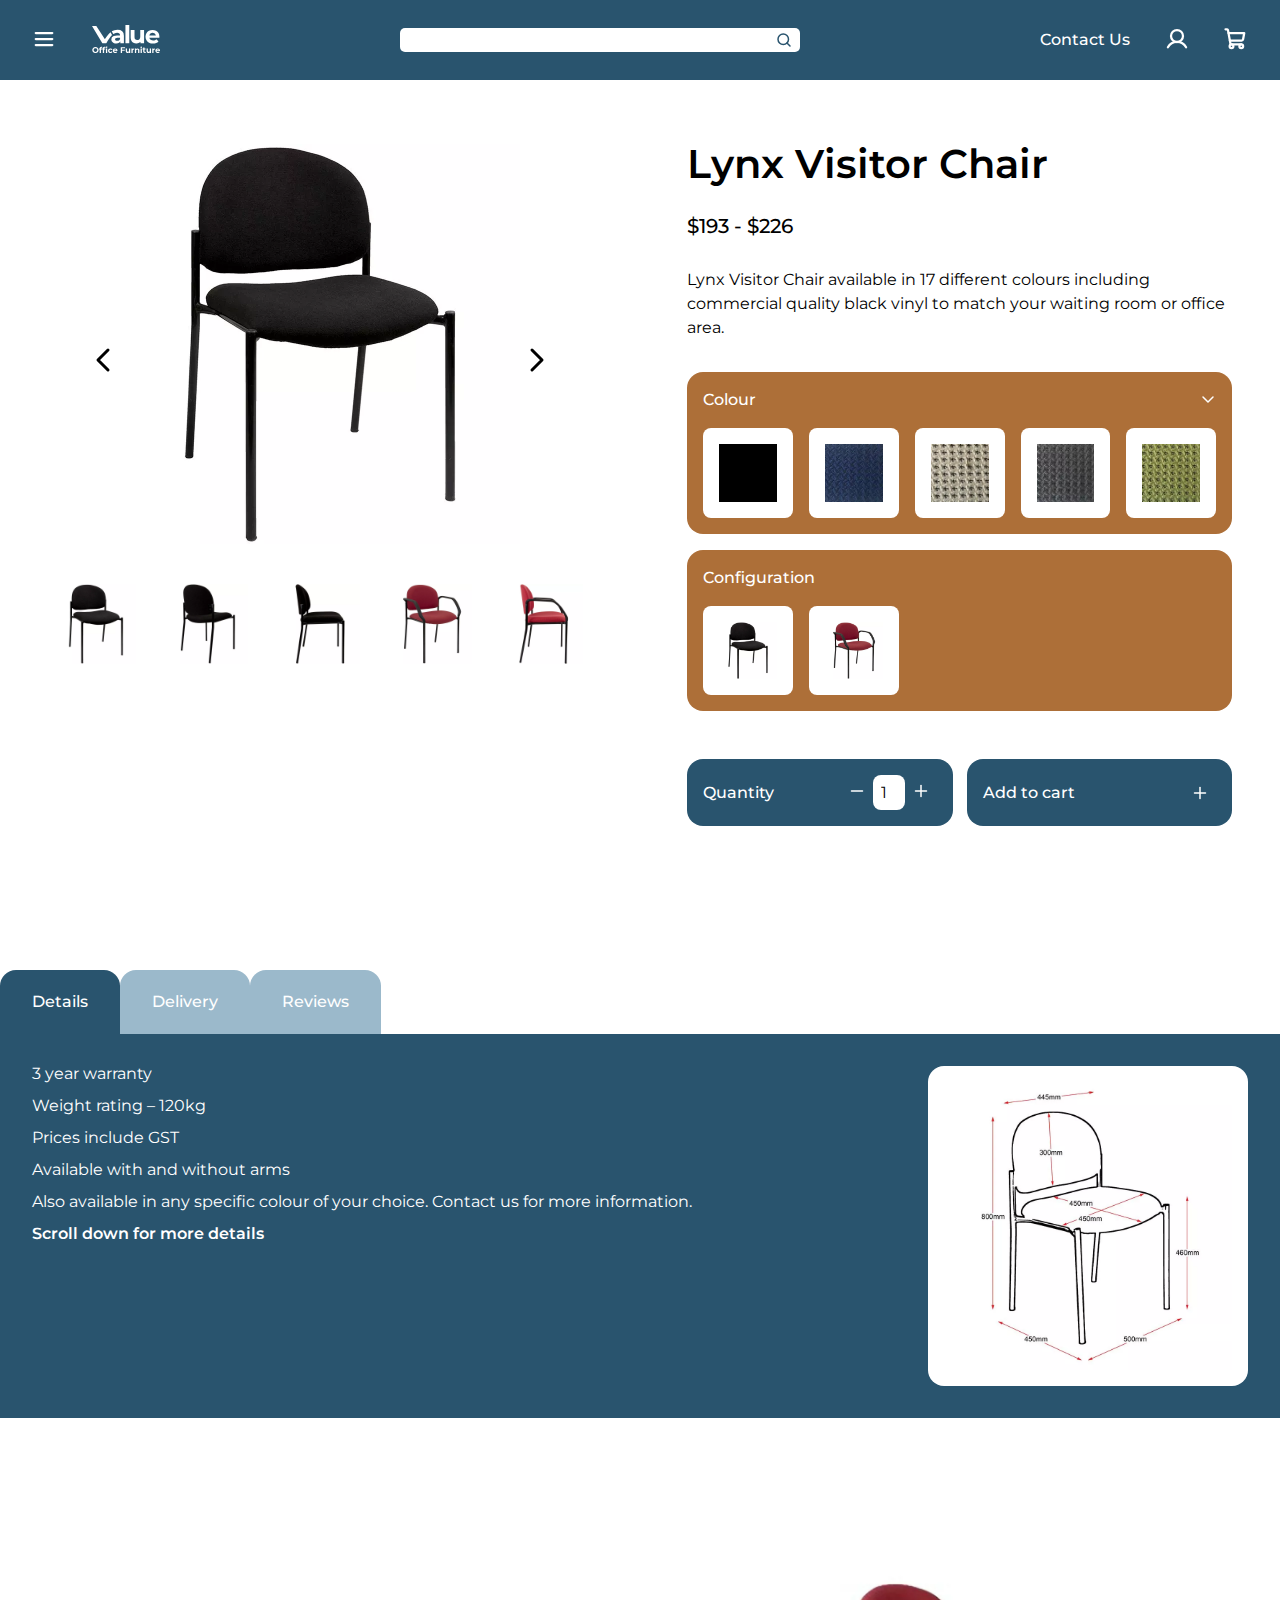
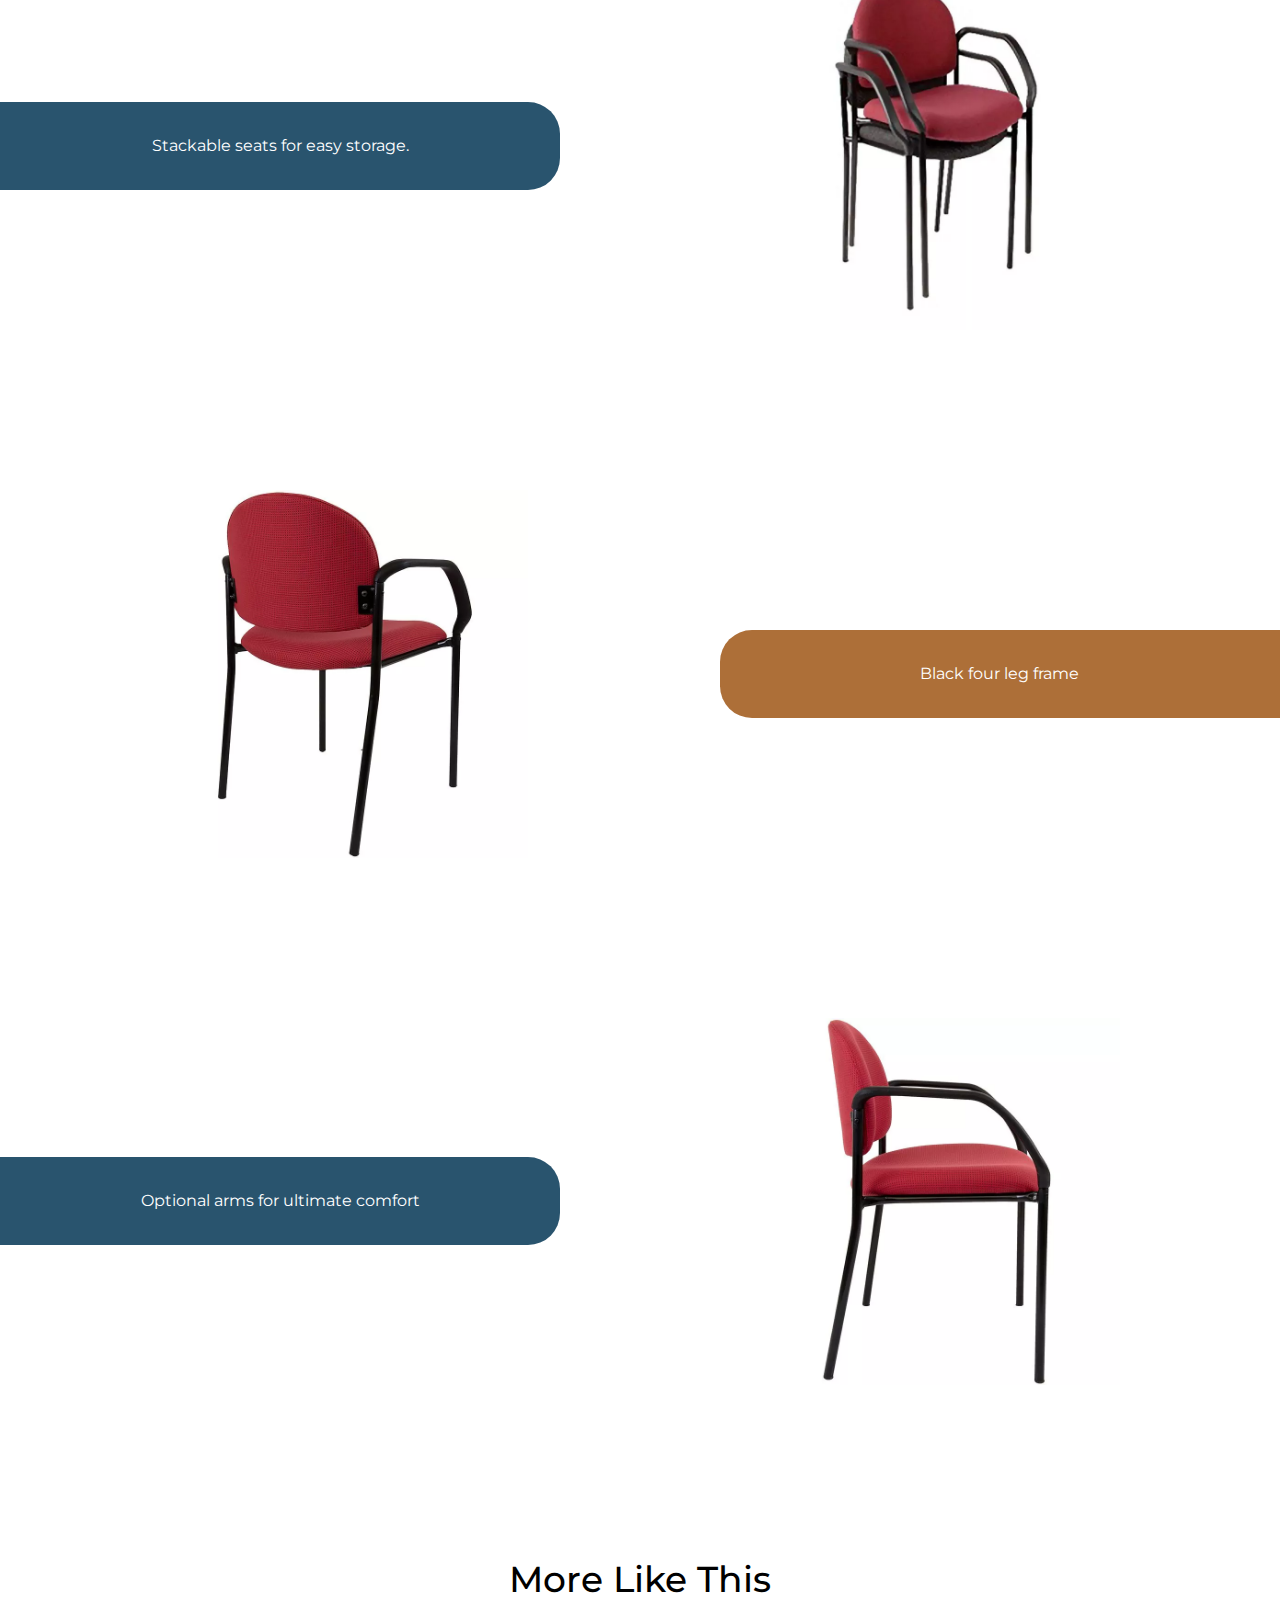
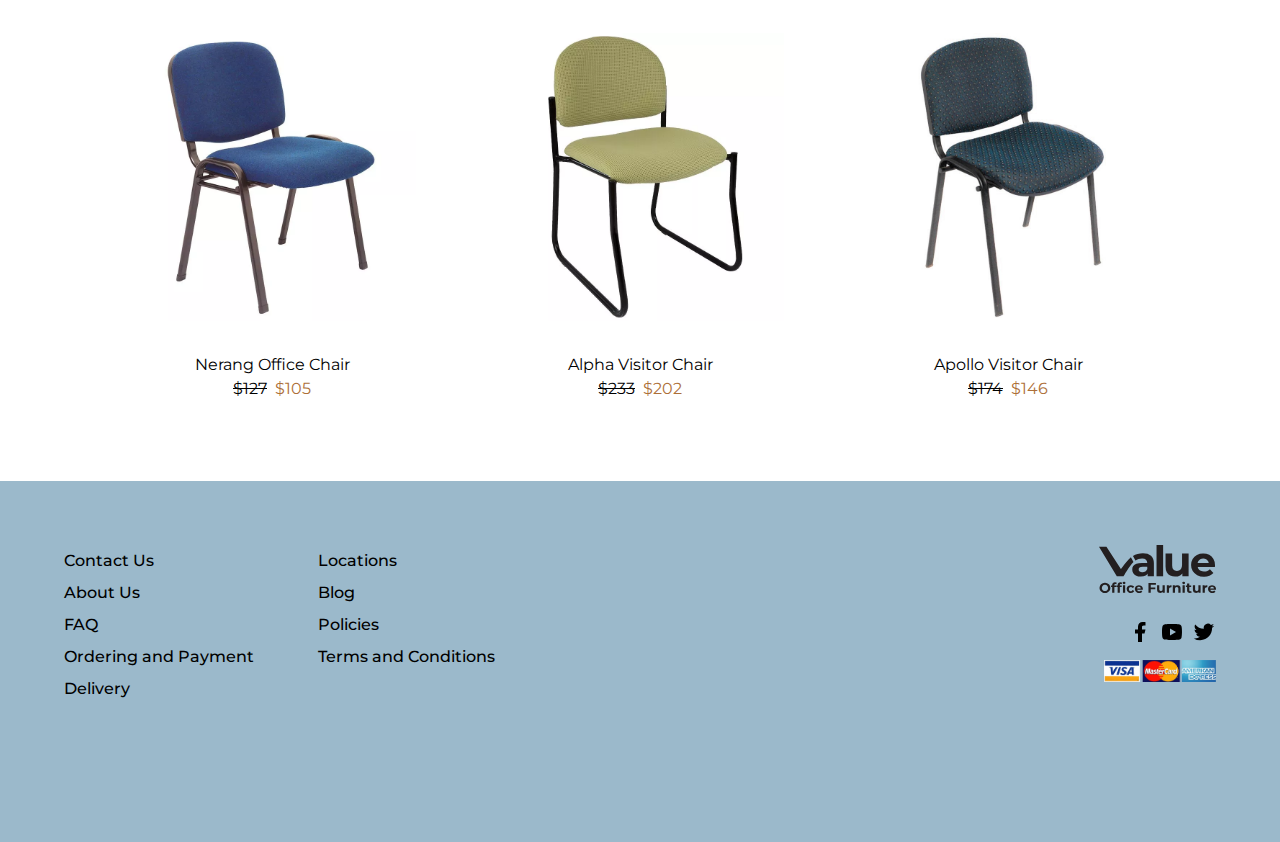
<file: product2.html>
<!DOCTYPE html>
<html lang="en">
<head>
    <meta charset="UTF-8">
    <meta http-equiv="X-UA-Compatible" content="IE=edge">
    <meta name="viewport" content="width=device-width, initial-scale=1.0">
    <title>Lynx Visitor Chair</title>
    <link rel="stylesheet" href="styles.css">
    <script src="script.js"></script>
</head>
<body>
    <!-- nav bar and menu -->
    <div>
        <!-- menu -->
        <div class="menu-one" id="product2-menu-one">
            <ul>
                <a href="javascript:void(0)" class="close-menu-one" onclick="closeNav('product2-menu-one', 'product2-menu-two')"><img class="menuIcon" src="icons/x-bold.svg" alt=""></a>
                <li><button class="semibold" onclick="openNavTwo('product2-menu-one', 'product2-menu-two', 'product2-close-menu')" onmouseover="openNavTwo('product2-menu-one', 'product2-menu-two', 'product2-close-menu')">New In</button></li>
                <li><button onclick="openNavTwo('product2-menu-one', 'product2-menu-two', 'product2-close-menu')" onmouseover="openNavTwo('product2-menu-one', 'product2-menu-two', 'product2-close-menu')">Seating</button></li>
                <li><button onclick="openNavTwo('product2-menu-one', 'product2-menu-two', 'product2-close-menu')" onmouseover="openNavTwo('product2-menu-one', 'product2-menu-two', 'product2-close-menu')">Desks & Tables</button></li>
                <li><button onclick="openNavTwo('product2-menu-one', 'product2-menu-two', 'product2-close-menu')" onmouseover="openNavTwo('product2-menu-one', 'product2-menu-two', 'product2-close-menu')">Storage</button></li>
                <li><button onclick="openNavTwo('product2-menu-one', 'product2-menu-two', 'product2-close-menu')" onmouseover="openNavTwo('product2-menu-one', 'product2-menu-two', 'product2-close-menu')">Furniture Ranges</button></li>
                <li><button onclick="openNavTwo('product2-menu-one', 'product2-menu-two', 'product2-close-menu')" onmouseover="openNavTwo('product2-menu-one', 'product2-menu-two', 'product2-close-menu')">Accessories</button></li>
                <li><button onclick="openNavTwo('product2-menu-one', 'product2-menu-two', 'product2-close-menu')" onmouseover="openNavTwo('product2-menu-one', 'product2-menu-two', 'product2-close-menu')">COVID-19 Products</button></li>
            </ul>
            <div class="menu-links">
                <ul>
                    <li><a href="#">Account</a></li>
                    <li><a href="#">About Us</a></li>
                    <li><a href="#">Contact Us</a></li>
                </ul>
                <div class="social-links-wrapper">
                    <img src="icons/facebook-fill.svg" alt="Facebook logo">
                    <img src="icons/youtube-fill.svg" alt="Youtube logo">
                    <img src="icons/twitter-fill.svg" alt="Twitter logo">
                </div>
            </div>
        </div>
        
        <ul class="menu-two" id="product2-menu-two">
            <a href="javascript:void(0)" class="close-menu-two" id="product2-close-menu" onclick="closeNav('product2-menu-one', 'product2-menu-two')"><img class="menuIcon" src="icons/x-bold.svg" alt=""></a>
            <li><a class="semibold" href="listings.html">Free Trial Chairs</a></li>
            <li><a href="listings.html">Meeting Room</a></li>
            <li><a href="listings.html">Executive</a></li>
            <li><a href="listings.html">Ergonomic</a></li>
            <li><a href="listings.html">Visitor</a></li>
            <li><a href="listings.html">Lounges and Ottomans</a></li>
            <li><a href="listings.html">Hospitality</a></li>
            <li><a href="listings.html">Industrial</a></li>
            <li><a href="listings.html">Chair Components</a></li>
        </ul>
        <!-- nav bar -->
        <nav class="small-nav stack not-home">
            <div class="nav-small">
                <button onclick="openNav('product2-menu-one')"><img class="menuIcon" src="icons/list-bold.svg" alt="Hamburger Menu Icon"></button>
                <a href="index.html">
                    <img class="nav-logo" src="icons/VOFLogoWhite.svg" alt="Value Office Furniture Logo">
                </a>
                <div class="cluster small-nav-right">
                    <a href="shoppingCart.html"><img class="menuIcon cart" src="icons/shopping-cart-bold.svg" alt="Shopping Cart Icon"></a>
                </div>
            </div>
            <form class="searchBarWrap" action="listings.html">
                <input id="searchInput" class="searchbar"type="search">
                <a href="listings.html"><img class="searchIcon" src="icons/magnifying-glass-bold.svg" alt="Magnifying Glass Icon"></a>
            </form>
        </nav>
        <nav class="big-nav not-home">
            <div class="nav-links" id="navLinksLeft">
                <button onclick="openNav('product2-menu-one')"><img class="menuIcon" src="icons/list-bold.svg" alt="Hamburger Menu Icon"></button>
                <a href="index.html">
                    <span>
                        <img class="nav-logo" src="icons/VOFLogoWhite.svg" alt="Value Office Furniture Logo">
                    </span>
                </a>
            </div>
                <form class="searchBarWrap" action="listings.html">
                    <input id="searchInput" class="searchbar"type="search">
                    <a href="listings.html"><img class="searchIcon" src="icons/magnifying-glass-bold.svg" alt="Magnifying Glass Icon"></a>
                </form>
            <div class="centre-vertical nav-links" id="navLinksRight">
                <a id="contactUs" href="#">Contact Us</a>
                <a href="#"><img class="menuIcon" src="icons/user-bold.svg" alt="Account"></a>
                <a href="shoppingCart.html"><img class="menuIcon cart" src="icons/shopping-cart-bold.svg" alt="Shopping Cart Icon"></a>
            </div>
        </nav>
    </div>
    <!-- product info -->
    <section class="top">
        <div class="productWrapper sidebar-container">
            <!-- Images -->
            <div class="page-start stack centre-vertical not-sidebar product-padding">
                <div class="centre-vertical">
                    <img class="product-image-caret" src="icons/caret-left-bold.svg" alt="">
                    <img id="mainLynxImage" class="main-image" src="images/LynxVisitorChair.webp" alt="Lynx Visitor Chair">
                    <img class="product-image-caret" src="icons/caret-right-bold.svg" alt="">
                </div>
                <div class="configuration-grid">
                    <button onclick="showFront()"><img class="alt-image" src="images/LynxVisitorChair.webp" alt="Lynx Visitor Chair"></button>
                    <button onclick="showBack()"><img class="alt-image" src="images/LynxVisitorChairHover.webp" alt="Lynx Visitor Chair"></button>
                    <button onclick="showSide()"><img class="alt-image" src="images/LynxSide.webp" alt="Lynx Visitor Chair"></button>
                    <button onclick="showArms()"><img class="alt-image" src="images/LynxArm.webp" alt="Lynx Visitor Chair"></button>
                    <button onclick="showArmsSide()"><img class="alt-image" src="images/LynxArmSide.webp" alt="Lynx Visitor Chair"></button>
                </div>
            </div>
            <!-- Product info and configuration -->
            <div class="page-start stack sidebar product-info product-padding">
                <h1 class="left-text">Lynx Visitor Chair</h1>
                <div class="price">
                    <h4 class="currentPrice">$193 - $226</h4>
                </div>
                <p>Lynx Visitor Chair available in 17 different colours including commercial quality black vinyl to match your waiting room or office area.</p>
                <div class="product-info-options">
                    <div>
                        <div class="accent-background configuration stack closed" id="collapsed-config">
                            <div class="cluster">
                                <p class="white-text medium">Colour</p>
                                <button onclick="openConfig()"><img class="down-caret" src="icons/caret-down-bold.svg" alt=""></button>
                            </div>
                            <div class="configuration-grid">
                                <img class="configuration-img" id="1" onclick="selectLynxColour(id)" src="images/LynxColours.jpg" alt="Lynx Colour">
                                <img class="configuration-img" id="2" onclick="selectLynxColour(id)" src="images/LynxColours 2.jpg" alt="Lynx Colour">
                                <img class="configuration-img" id="3" onclick="selectLynxColour(id)" src="images/LynxColours 3.jpg" alt="Lynx Colour">
                                <img class="configuration-img" id="4" onclick="selectLynxColour(id)" src="images/LynxColours 4.jpg" alt="Lynx Colour">
                                <img class="configuration-img" id="light-green" onclick="selectLynxColour(id)" src="images/LynxColours 5.jpg" alt="Lynx Colour">
                            </div>
                        </div>
                        <div class="accent-background configuration stack open" id="expanded-config">
                            <div class="cluster">
                                <p class="white-text medium">Colour</p>
                                <button onclick="closeConfig()"><img class="down-caret" src="icons/caret-up-bold.svg" alt=""></button>
                            </div>
                            <div class="configuration-grid">
                                <img class="configuration-img" id="24" onclick="selectLynxColour(id)" src="images/LynxColours.jpg" alt="Lynx Colour">
                                <img class="configuration-img" id="25" onclick="selectLynxColour(id)" src="images/LynxColours 2.jpg" alt="Lynx Colour">
                                <img class="configuration-img" id="26" onclick="selectLynxColour(id)" src="images/LynxColours 3.jpg" alt="Lynx Colour">
                                <img class="configuration-img" id="27" onclick="selectLynxColour(id)" src="images/LynxColours 4.jpg" alt="Lynx Colour">
                                <img class="configuration-img" id="28" onclick="selectLynxColour(id)" src="images/LynxColours 5.jpg" alt="Lynx Colour">
                                <img class="configuration-img" id="6" onclick="selectLynxColour(id)" src="images/LynxColours 6.jpg" alt="Lynx Colour">
                                <img class="configuration-img" id="7" onclick="selectLynxColour(id)" src="images/LynxColours 7.jpg" alt="Lynx Colour">
                                <img class="configuration-img" id="8" onclick="selectLynxColour(id)" src="images/LynxColours 8.jpg" alt="Lynx Colour">
                                <img class="configuration-img" id="9" onclick="selectLynxColour(id)" src="images/LynxColours 9.jpg" alt="Lynx Colour">
                                <img class="configuration-img" id="10" onclick="selectLynxColour(id)" src="images/LynxColours 10.jpg" alt="Lynx Colour">
                                <img class="configuration-img" id="11" onclick="selectLynxColour(id)" src="images/LynxColours 11.jpg" alt="Lynx Colour">
                                <img class="configuration-img" id="12" onclick="selectLynxColour(id)" src="images/LynxColours 12.jpg" alt="Lynx Colour">
                                <img class="configuration-img" id="13" onclick="selectLynxColour(id)" src="images/LynxColours 13.jpg" alt="Lynx Colour">
                                <img class="configuration-img" id="14" onclick="selectLynxColour(id)" src="images/LynxColours 14.jpg" alt="Lynx Colour">
                                <img class="configuration-img" id="15" onclick="selectLynxColour(id)" src="images/LynxColours 15.jpg" alt="Lynx Colour">
                                <img class="configuration-img" id="16" onclick="selectLynxColour(id)" src="images/LynxColours 16.jpg" alt="Lynx Colour">
                                <img class="configuration-img" id="17" onclick="selectLynxColour(id)" src="images/LynxColours17.jpg" alt="Lynx Colour">
                            </div>
                        </div>
                    </div>
                    <div class="accent-background configuration stack">
                        <p class="white-text medium">Configuration</p>
                        <div class="configuration-grid">
                            <img class="configuration-img" id="18" onclick="selectLynxConfig(id)" src="images/LynxVisitorChair.webp" alt="Lynx Visitor Chair">
                            <img class="configuration-img" id="19" onclick="selectLynxConfig(id)" src="images/LynxArm.webp" alt="Lynx Visitor Chair">
                        </div>
                    </div>
                    <div class="button-wrapper">
                        <div class="cluster">
                            <div class="blue-background product-btn cluster">
                                <p class="white-text medium">Quantity</p>
                                <div class="cluster">
                                    <input type="image" src="icons/minus-bold.svg" class="minus" data-field="quantity">
                                    <input type="number" step="1" min="0" max="" value="1" name="quantity" class="quantity-field">
                                    <input type="image" src="icons/plus-bold.svg" class="plus" data-field="quantity">
                                </div>
                            </div>
                            <button onclick="addToCart(2)" class="blue-background product-btn cluster add-to-cart">
                                <p class="white-text medium">Add to cart</p>
                                <img class="plus" src="icons/plus-bold.svg" alt="">
                            </button>
                        </div>
                        <p class="semibold added-text" id="lynx-added-text"></p>
                    </div>
                </div>
            </div>
        </div>
    </section>
    <!-- info tabs -->
    <section class="white-text">
        <!-- tab links -->
        <div class="tab medium">
            <button id="lynx-details" class="tablinks first" onclick="lynxTabs(id)">Details</button>
            <button id="lynx-delivery" class="tablinks" onclick="lynxTabs(id)">Delivery</button>
            <button id="lynx-reviews" class="tablinks" onclick="lynxTabs(id)">Reviews</button>
        </div>
        
        <!-- tab content -->
        <!-- Details -->
        <div id="lynx-details-expanded" class="tab-content blue-background cluster">
                <ul class="features">
                    <li>3 year warranty</li>
                    <li>Weight rating – 120kg</li>
                    <li>Prices include GST</li>
                    <li>Available with and without arms</li>
                    <li>Also available in any specific colour of your choice. Contact us for more information.</li>
                    <li class="semibold">Scroll down for more details</li>
                </ul>
            <img class="measurements" src="images/LynxMeasurements.webp" alt="Lynx Visitor Chair Dimensions">
        </div>
        <!-- Delivery -->
        <div id="lynx-delivery-expanded" class="tab-content none">
            <div class="delivery-text">
                <p>Delivered assembled – ready to use</p>
                <p>This chair is made to order, please allow 2-3 weeks for delivery</p>
                <p>Delivery only, no pick-up available on this item</p>
                <p>Click <a class="link" href="#"><u>here</u></a> for our Delivery policy.</p>
            </div>
        </div>
        <!-- Reviews -->
        <div id="lynx-reviews-expanded" class="tab-content none">
            <div class="review">
                <div>
                    <div class="stars">
                        <img src="icons/star-fill.svg" alt="">
                        <img src="icons/star-fill.svg" alt="">
                        <img src="icons/star-fill.svg" alt="">
                        <img src="icons/star-fill.svg" alt="">
                        <img src="icons/star-fill.svg" alt="">
                    </div>
                    <p>Tessa H.</p>
                    <p>•</p>
                    <p>3 days ago</p>
                </div>
                <p>I went to my doctor's office about a month ago and they had these chairs. They were so comfortable that I had to get them for my own office</p>
            </div>
            <div class="review">
                <div>
                    <div class="stars">
                        <img src="icons/star-fill.svg" alt="">
                        <img src="icons/star-fill.svg" alt="">
                        <img src="icons/star-fill.svg" alt="">
                        <img src="icons/star-fill.svg" alt="">
                        <img src="icons/star-bold.svg" alt="">
                    </div>
                    <p>James C.</p>
                    <p>•</p>
                    <p>3 weeks ago</p>
                </div>
                <p>This chair is available in so many colours so many different colours so it was easy to find on that matched the foyer of my business. Nice material and very comfortable too! We've already had compliments from our clients.</p>
            </div>
            <div class="review">
                <div>
                    <div class="stars">
                        <img src="icons/star-fill.svg" alt="">
                        <img src="icons/star-fill.svg" alt="">
                        <img src="icons/star-bold.svg" alt="">
                        <img src="icons/star-bold.svg" alt="">
                        <img src="icons/star-bold.svg" alt="">
                    </div>
                    <p>Will H.</p>
                    <p>•</p>
                    <p>3 weeks ago</p>
                </div>
                <p>I thought this chair was going to be comfortable and look nice in my office but the fabric is actually a bit scratchy. The colour is nice though so i'll give two stars for that.</p>
            </div>
        </div>
    </section>
    <!-- additional info -->
    <section>
        <div class="stack">
            <div class="centre-vertical features sidebar-container">
                <p class="centre-text left-box box sidebar">Stackable seats for easy storage.</p>
                <img class="trending-image not-sidebar" src="images/Lynx Stack.webp" alt="Lynx Arm Chair">
            </div>
            <div class="swap-position centre-vertical features sidebar-container">
                <p class="centre-text right-box box sidebar">Black four leg frame</p>
                <img class="trending-image not-sidebar" src="images/LynxArmBack.webp" alt="Lynx Arm Chair">
            </div>
            <div class="centre-vertical features sidebar-container">
                <p class="centre-text left-box box sidebar">Optional arms for ultimate comfort</p>
                <img class="trending-image not-sidebar" src="images/LynxArmSide.webp" alt="Lynx Arm Chair">
            </div>
        </div>
    </section>
    <!-- more like this -->
    <section class="stack margin">
        <h2 class="centre-text">More Like This</h2>
        <div class="image-row row-padding">
            <div class="centre-text">
                <a href="product.html">
                    <div class="clickable-img" id="nerang-chair"></div>
                    <p>Nerang Office Chair</p>
                </a>
                <div class="price centre-horizontal">
                    <p class="oldPrice"><s>$127</s></p>
                    <p class="newPrice">$105</p>
                </div>
            </div>
            <div class="centre-text">
                <a href="product.html">
                    <div class="clickable-img" id="alpha-chair"></div>
                    <p>Alpha Visitor Chair</p>
                </a>
                <div class="price centre-horizontal">
                    <p class="oldPrice"><s>$233</s></p>
                    <p class="newPrice">$202</p>
                </div>
            </div>
            <div class="centre-text">
                <a href="product.html">
                    <div class="clickable-img" id="apollo-chair"></div>
                    <p>Apollo Visitor Chair</p>
                </a>
                <div class="price centre-horizontal">
                    <p class="oldPrice"><s>$174</s></p>
                    <p class="newPrice">$146</p>
                </div>
            </div>
        </div>
    </section>
    <!-- footer -->
    <footer>
        <ul class="footer-col">
            <li>Contact Us</li>
            <li>About Us</li>
            <li>FAQ</li>
            <li>Ordering and Payment</li>
            <li>Delivery</li>
            <li>Locations</li>
            <li>Blog</li>
            <li>Policies</li>
            <li>Terms and Conditions</li>
        </ul>
        <div class="footer-icons">
            <a href="index.html">
                <img class="footer-logo" src="icons/VOFLogo.svg" alt="Value Office Furniture logo">
            </a>
            <div class="cluster social-links-wrapper">
                <img src="icons/facebook-fill.svg" alt="Facebook logo">
                <img src="icons/youtube-fill.svg" alt="Youtube logo">
                <img src="icons/twitter-fill.svg" alt="Twitter logo">
            </div>
            <img id="payment-methods" src="images/PaymentMethods.png" alt="Payment methods">
        </div>
    </footer>
</body>
</html>
</file>
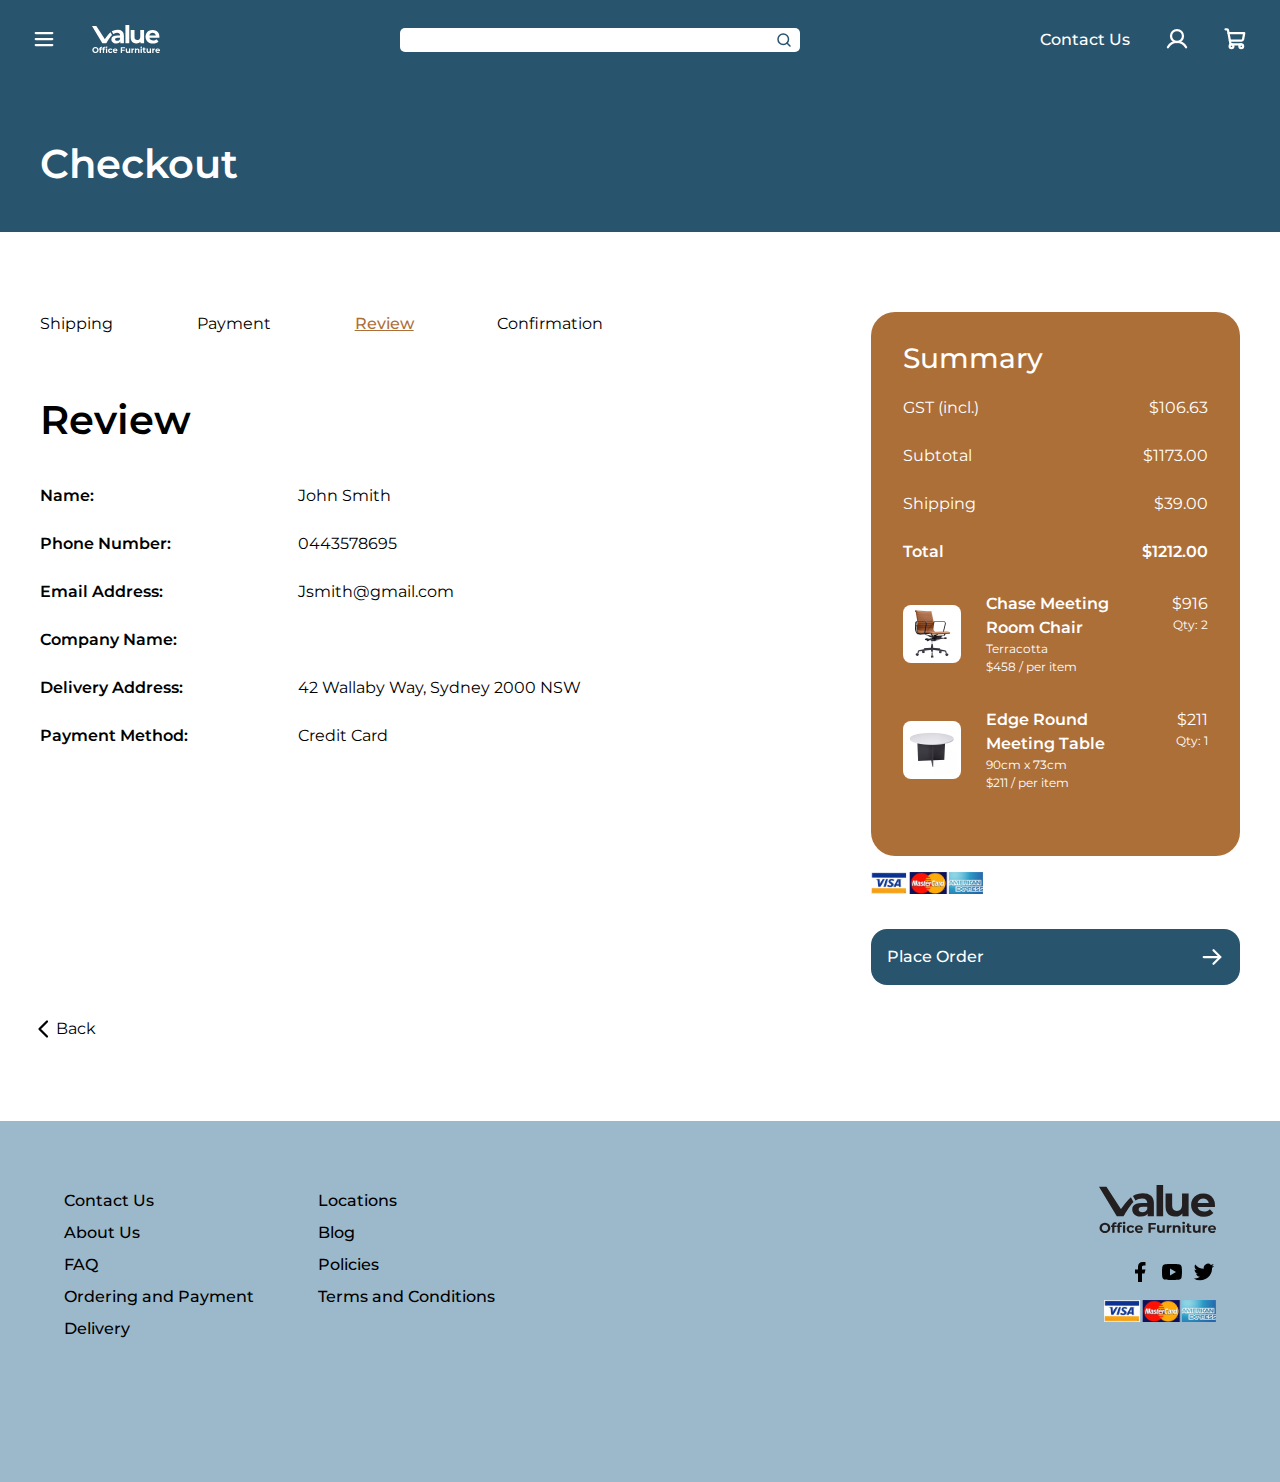
<file: review.html>
<!DOCTYPE html>
<html lang="en">
<head>
    <meta charset="UTF-8">
    <meta http-equiv="X-UA-Compatible" content="IE=edge">
    <meta name="viewport" content="width=device-width, initial-scale=1.0">
    <title>Review</title>
    <link rel="stylesheet" href="styles.css">
    <script src="script.js"></script>
</head>
<body>
    <!-- header -->
    <section>
        <!-- nav bar and menu -->
        <div>
            <!-- menu -->
            <div class="menu-one" id="review-menu-one">
                <ul>
                    <a href="javascript:void(0)" class="close-menu-one" onclick="closeNav('review-menu-one', 'review-menu-two')"><img class="menuIcon" src="icons/x-bold.svg" alt=""></a>
                    <li><button class="semibold" onclick="openNavTwo('review-menu-one', 'review-menu-two', 'review-close-menu')" onmouseover="openNavTwo('review-menu-one', 'review-menu-two', 'review-close-menu')">New In</button></li>
                    <li><button onclick="openNavTwo('review-menu-one', 'review-menu-two', 'review-close-menu')" onmouseover="openNavTwo('review-menu-one', 'review-menu-two', 'review-close-menu')">Seating</button></li>
                    <li><button onclick="openNavTwo('review-menu-one', 'review-menu-two', 'review-close-menu')" onmouseover="openNavTwo('review-menu-one', 'review-menu-two', 'review-close-menu')">Desks & Tables</button></li>
                    <li><button onclick="openNavTwo('review-menu-one', 'review-menu-two', 'review-close-menu')" onmouseover="openNavTwo('review-menu-one', 'review-menu-two', 'review-close-menu')">Storage</button></li>
                    <li><button onclick="openNavTwo('review-menu-one', 'review-menu-two', 'review-close-menu')" onmouseover="openNavTwo('review-menu-one', 'review-menu-two', 'review-close-menu')">Furniture Ranges</button></li>
                    <li><button onclick="openNavTwo('review-menu-one', 'review-menu-two', 'review-close-menu')" onmouseover="openNavTwo('review-menu-one', 'review-menu-two', 'review-close-menu')">Accessories</button></li>
                    <li><button onclick="openNavTwo('review-menu-one', 'review-menu-two', 'review-close-menu')" onmouseover="openNavTwo('review-menu-one', 'review-menu-two', 'review-close-menu')">COVID-19 Products</button></li>
                </ul>
                <div class="menu-links">
                    <ul>
                        <li><a href="#">Account</a></li>
                        <li><a href="#">About Us</a></li>
                        <li><a href="#">Contact Us</a></li>
                    </ul>
                    <div class="social-links-wrapper">
                        <img src="icons/facebook-fill.svg" alt="Facebook logo">
                        <img src="icons/youtube-fill.svg" alt="Youtube logo">
                        <img src="icons/twitter-fill.svg" alt="Twitter logo">
                    </div>
                </div>
            </div>
            
            <ul class="menu-two" id="review-menu-two">
                <a href="javascript:void(0)" class="close-menu-two" id="review-close-menu" onclick="closeNav('review-menu-one', 'review-menu-two')"><img class="menuIcon" src="icons/x-bold.svg" alt=""></a>
                <li><a class="semibold" href="listings.html">Free Trial Chairs</a></li>
                <li><a href="listings.html">Meeting Room</a></li>
                <li><a href="listings.html">Executive</a></li>
                <li><a href="listings.html">Ergonomic</a></li>
                <li><a href="listings.html">Visitor</a></li>
                <li><a href="listings.html">Lounges and Ottomans</a></li>
                <li><a href="listings.html">Hospitality</a></li>
                <li><a href="listings.html">Industrial</a></li>
                <li><a href="listings.html">Chair Components</a></li>
            </ul>
            <!-- nav bar -->
            <nav class="small-nav stack not-home">
                <div class="nav-small">
                    <button onclick="openNav('review-menu-one')"><img class="menuIcon" src="icons/list-bold.svg" alt="Hamburger Menu Icon"></button>
                    <a href="index.html">
                        <img class="nav-logo" src="icons/VOFLogoWhite.svg" alt="Value Office Furniture Logo">
                    </a>
                    <div class="cluster small-nav-right">
                        <a href="shoppingCart.html"><img class="menuIcon cart" src="icons/shopping-cart-bold.svg" alt="Shopping Cart Icon"></a>
                    </div>
                </div>
                <form class="searchBarWrap" action="listings.html">
                    <input id="searchInput" class="searchbar"type="search">
                    <a href="listings.html"><img class="searchIcon cart" src="icons/magnifying-glass-bold.svg" alt="Magnifying Glass Icon"></a>
                </form>
            </nav>
            <nav class="big-nav not-home">
                <div class="nav-links" id="navLinksLeft">
                    <button onclick="openNav('review-menu-one')"><img class="menuIcon" src="icons/list-bold.svg" alt="Hamburger Menu Icon"></button>
                    <a href="index.html">
                        <span>
                            <img class="nav-logo" src="icons/VOFLogoWhite.svg" alt="Value Office Furniture Logo">
                        </span>
                    </a>
                </div>
                    <form class="searchBarWrap" action="listings.html">
                        <input id="searchInput" class="searchbar"type="search">
                        <a href="listings.html"><img class="searchIcon" src="icons/magnifying-glass-bold.svg" alt="Magnifying Glass Icon"></a>
                    </form>
                <div class="centre-vertical nav-links" id="navLinksRight">
                    <a id="contactUs" href="#">Contact Us</a>
                    <a href="#"><img class="menuIcon" src="icons/user-bold.svg" alt="Account"></a>
                    <a href="shoppingCart.html"><img class="menuIcon cart" src="icons/shopping-cart-bold.svg" alt="Shopping Cart Icon"></a>
                </div>
            </nav>
        </div>
        <div class="blue-background page-heading white-text top">
            <h1>Checkout</h1>
        </div>
    </section>
    <section>
        <div class="page-start sidebar-container">
            <div class="not-sidebar not-summary">
                <!-- Checkout steps -->
                <div class="cluster checkout-steps">
                    <p>Shipping</p>
                    <p>Payment</p>
                    <p class="current-step"><u>Review</u></p>
                    <p>Confirmation</p>
                </div>
                <!-- Review -->
                <h1>Review</h1>
                <table class="form">
                    <tr>
                        <td class="semibold">Name:</td>
                        <td>John Smith</td>
                    </tr>
                    <tr>
                        <td class="semibold">Phone Number:</td>
                        <td>0443578695</td>
                    </tr>
                    <tr>
                        <td class="semibold">Email Address:</td>
                        <td>Jsmith@gmail.com</td>
                    </tr>
                    <tr>
                        <td class="semibold">Company Name:</td>
                    </tr>
                    <tr>
                        <td class="semibold">Delivery Address:</td>
                        <td>42 Wallaby Way, Sydney 2000 NSW</td>
                    </tr>
                    <tr>
                        <td class="semibold">Payment Method:</td>
                        <td>Credit Card</td>
                    </tr>
                </table>
            </div>
            <!-- Summary -->
            <div class="stack sidebar summary-wrapper">
                <a class="cluster proceed start" href="confirmation.html">
                    <p class="medium">Place Order</p>
                    <img id="right-arrow" src="icons/arrow-right-bold.svg" alt="Right Arrow">
                </a>
                <div class="summary">
                        <h3>Summary</h3>
                        <table>
                            <tr>
                                <td class="row-name">GST (incl.)</td>
                                <td class="table-price">$106.63</td>
                            </tr>
                            <tr>
                                <td class="row-name">Subtotal</td>
                                <td class="table-price">$1173.00</td>
                            </tr>
                            <tr>
                                <td class="row-name">Shipping</td>
                                <td class="table-price">$39.00</td>
                            </tr>
                            <tr class="semibold">
                                <td class="row-name">Total</td>
                                <td class="table-price">$1212.00</td>
                            </tr>
                        </table>
                        <div class="cart-grid">
                            <img class="summary-img row-one" src="images/ChaseMeetingRoomChair.webp" alt="Chase Meeting Room Chair">
                            <div class="cart-item-name row-one stack">
                                <p class="semibold">Chase Meeting Room Chair</p>
                                <p class="little">Terracotta</p>
                                <p class="little">$458 / per item</p>
                            </div>    
                            <div class="cart-item-price row-one table-price stack right-align">
                                <p>$916</p>
                                <p class="little">Qty: 2</p>
                            </div>
                            <img class="summary-img row-two" src="images/EdgeMeetingTable.webp" alt="Edge Round Meeting Table">
                            <div class="cart-item-name row-two stack">
                                <p class="semibold">Edge Round Meeting Table</p>
                                <p class="little">90cm x 73cm</p>
                                <p class="little">$211 / per item</p>
                            </div>    
                            <div class="cart-item-price row-two table-price stack right-align">
                                <p>$211</p>
                                <p class="little">Qty: 1</p>
                            </div>
                        </div>
                </div>
                <div>
                    <img id="payment-methods" src="images/PaymentMethods.png" alt="Payment Methods">
                    <a class="cluster proceed end" href="confirmation.html">
                        <p class="medium">Place Order</p>
                        <img id="right-arrow" src="icons/arrow-right-bold.svg" alt="Right Arrow">
                    </a>
                </div>
            </div>
        </div>
        <button class="back" onclick="history.back()">
            <img src="icons/caret-left-bold.svg" alt="Back">
            <p>Back</p>
        </button>
    </section>
    <!-- footer -->
    <footer>
        <ul class="footer-col">
            <li>Contact Us</li>
            <li>About Us</li>
            <li>FAQ</li>
            <li>Ordering and Payment</li>
            <li>Delivery</li>
            <li>Locations</li>
            <li>Blog</li>
            <li>Policies</li>
            <li>Terms and Conditions</li>
        </ul>
        <div class="footer-icons">
            <a href="index.html">
                <img class="footer-logo" src="icons/VOFLogo.svg" alt="Value Office Furniture logo">
            </a>
            <div class="cluster social-links-wrapper">
                <img src="icons/facebook-fill.svg" alt="Facebook logo">
                <img src="icons/youtube-fill.svg" alt="Youtube logo">
                <img src="icons/twitter-fill.svg" alt="Twitter logo">
            </div>
            <img id="payment-methods" src="images/PaymentMethods.png" alt="Payment methods">
        </div>
    </footer>
</body>
</html>
</file>
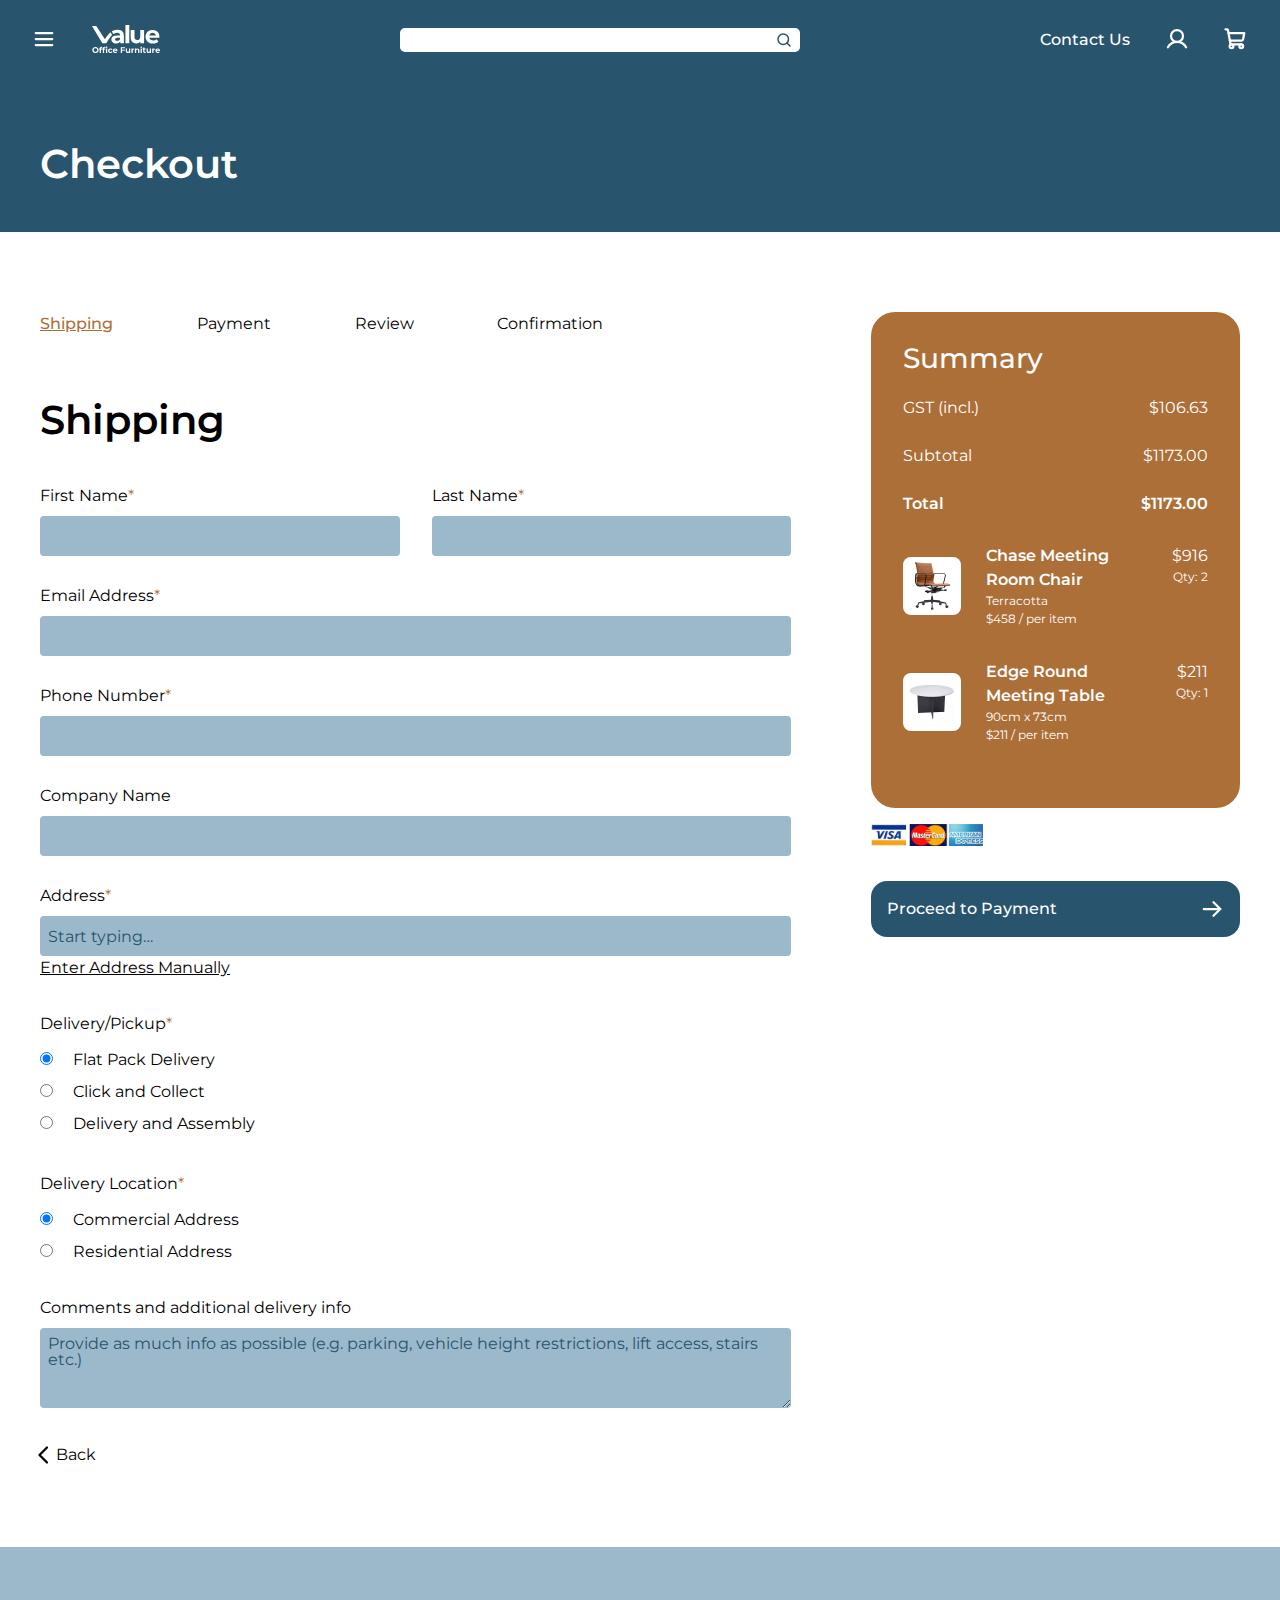
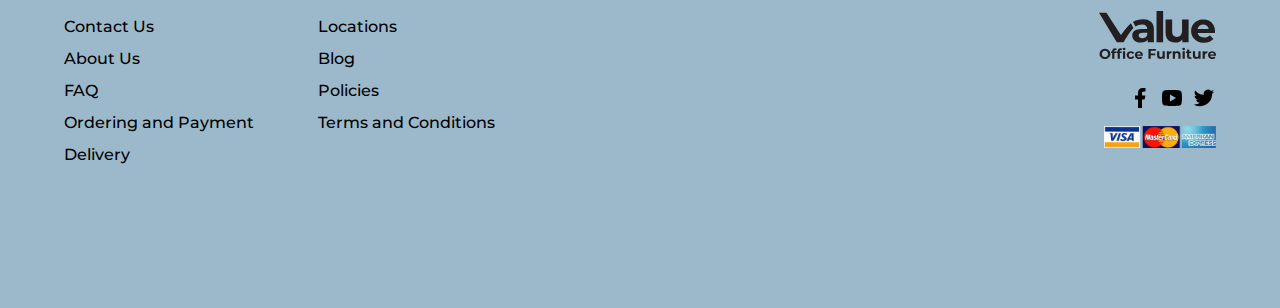
<file: shipping.html>
<!DOCTYPE html>
<html lang="en">
<head>
    <meta charset="UTF-8">
    <meta http-equiv="X-UA-Compatible" content="IE=edge">
    <meta name="viewport" content="width=device-width, initial-scale=1.0">
    <title>Shipping</title>
    <link rel="stylesheet" href="styles.css">
    <script src="script.js"></script>
</head>
<body>
    <!-- header -->
    <section>
        <!-- nav bar and menu -->
        <div>
            <!-- menu -->
            <div class="menu-one" id="shipping-menu-one">
                <ul>
                    <a href="javascript:void(0)" class="close-menu-one" onclick="closeNav('shipping-menu-one', 'shipping-menu-two')"><img class="menuIcon" src="icons/x-bold.svg" alt=""></a>
                    <li><button class="semibold" onclick="openNavTwo('shipping-menu-one', 'shipping-menu-two', 'shipping-close-menu')" onmouseover="openNavTwo('shipping-menu-one', 'shipping-menu-two', 'shipping-close-menu')">New In</button></li>
                    <li><button onclick="openNavTwo('shipping-menu-one', 'shipping-menu-two', 'shipping-close-menu')" onmouseover="openNavTwo('shipping-menu-one', 'shipping-menu-two', 'shipping-close-menu')">Seating</button></li>
                    <li><button onclick="openNavTwo('shipping-menu-one', 'shipping-menu-two', 'shipping-close-menu')" onmouseover="openNavTwo('shipping-menu-one', 'shipping-menu-two', 'shipping-close-menu')">Desks & Tables</button></li>
                    <li><button onclick="openNavTwo('shipping-menu-one', 'shipping-menu-two', 'shipping-close-menu')" onmouseover="openNavTwo('shipping-menu-one', 'shipping-menu-two', 'shipping-close-menu')">Storage</button></li>
                    <li><button onclick="openNavTwo('shipping-menu-one', 'shipping-menu-two', 'shipping-close-menu')" onmouseover="openNavTwo('shipping-menu-one', 'shipping-menu-two', 'shipping-close-menu')">Furniture Ranges</button></li>
                    <li><button onclick="openNavTwo('shipping-menu-one', 'shipping-menu-two', 'shipping-close-menu')" onmouseover="openNavTwo('shipping-menu-one', 'shipping-menu-two', 'shipping-close-menu')">Accessories</button></li>
                    <li><button onclick="openNavTwo('shipping-menu-one', 'shipping-menu-two', 'shipping-close-menu')" onmouseover="openNavTwo('shipping-menu-one', 'shipping-menu-two', 'shipping-close-menu')">COVID-19 Products</button></li>
                </ul>
                <div class="menu-links">
                    <ul>
                        <li><a href="#">Account</a></li>
                        <li><a href="#">About Us</a></li>
                        <li><a href="#">Contact Us</a></li>
                    </ul>
                    <div class="social-links-wrapper">
                        <img src="icons/facebook-fill.svg" alt="Facebook logo">
                        <img src="icons/youtube-fill.svg" alt="Youtube logo">
                        <img src="icons/twitter-fill.svg" alt="Twitter logo">
                    </div>
                </div>
            </div>
            
            <ul class="menu-two" id="shipping-menu-two">
                <a href="javascript:void(0)" class="close-menu-two" id="shipping-close-menu" onclick="closeNav('shipping-menu-one', 'shipping-menu-two')"><img class="menuIcon" src="icons/x-bold.svg" alt=""></a>
                <li><a class="semibold" href="listings.html">Free Trial Chairs</a></li>
                <li><a href="listings.html">Meeting Room</a></li>
                <li><a href="listings.html">Executive</a></li>
                <li><a href="listings.html">Ergonomic</a></li>
                <li><a href="listings.html">Visitor</a></li>
                <li><a href="listings.html">Lounges and Ottomans</a></li>
                <li><a href="listings.html">Hospitality</a></li>
                <li><a href="listings.html">Industrial</a></li>
                <li><a href="listings.html">Chair Components</a></li>
            </ul>
            <!-- nav bar -->
            <nav class="small-nav stack not-home">
                <div class="nav-small">
                    <button onclick="openNav('shipping-menu-one')"><img class="menuIcon" src="icons/list-bold.svg" alt="Hamburger Menu Icon"></button>
                    <a href="index.html">
                        <img class="nav-logo" src="icons/VOFLogoWhite.svg" alt="Value Office Furniture Logo">
                    </a>
                    <div class="cluster small-nav-right">
                        <a href="shoppingCart.html"><img class="menuIcon cart" src="icons/shopping-cart-bold.svg" alt="Shopping Cart Icon"></a>
                    </div>
                </div>
                <form class="searchBarWrap" action="listings.html">
                    <input id="searchInput" class="searchbar"type="search">
                    <a href="listings.html"><img class="searchIcon cart" src="icons/magnifying-glass-bold.svg" alt="Magnifying Glass Icon"></a>
                </form>
            </nav>
            <nav class="big-nav not-home">
                <div class="nav-links" id="navLinksLeft">
                    <button onclick="openNav('shipping-menu-one')"><img class="menuIcon" src="icons/list-bold.svg" alt="Hamburger Menu Icon"></button>
                    <a href="index.html">
                        <span>
                            <img class="nav-logo" src="icons/VOFLogoWhite.svg" alt="Value Office Furniture Logo">
                        </span>
                    </a>
                </div>
                    <form class="searchBarWrap" action="listings.html">
                        <input id="searchInput" class="searchbar"type="search">
                        <a href="listings.html"><img class="searchIcon" src="icons/magnifying-glass-bold.svg" alt="Magnifying Glass Icon"></a>
                    </form>
                <div class="centre-vertical nav-links" id="navLinksRight">
                    <a id="contactUs" href="#">Contact Us</a>
                    <a href="#"><img class="menuIcon" src="icons/user-bold.svg" alt="Account"></a>
                    <a href="shoppingCart.html"><img class="menuIcon cart" src="icons/shopping-cart-bold.svg" alt="Shopping Cart Icon"></a>
                </div>
            </nav>
        </div>
        <div class="blue-background page-heading white-text top">
            <h1>Checkout</h1>
        </div>
    </section>
    <section>
        <div class="page-start sidebar-container">
            <div class="not-sidebar not-summary">
                <!-- Checkout steps -->
                <div class="cluster checkout-steps">
                    <p class="current-step"><u>Shipping</u></p>
                    <p>Payment</p>
                    <p>Review</p>
                    <p>Confirmation</p>
                </div>
                <h1>Shipping</h1>
                <!-- Form -->
                <form action="payment.html" class="form" id="shipping-form" onsubmit="return(validateShippingForm());">
                    <div class="adjacent-input input-group">
                        <div class="stack grid-left">
                            <label  class="required" for="firstName">First Name</label>
                            <input type="text" id="firstName" name="firstName">
                            <p class="error" id="firstNameError"></p>
                        </div>
                        <div class="stack grid-right">
                            <label class="required" for="lastName">Last Name</label>
                            <input type="text" id="lastName">
                            <p class="error" id="lastNameError"></p>
                        </div>
                    </div>
                    <div class="input-group">
                        <label class="required" for="email">Email Address</label>
                        <input type="text" id="email">
                        <p class="error" id="emailError"></p>
                    </div>
                    <div class="input-group">
                        <label class="required" for="phoneNumber">Phone Number</label>
                        <input type="text" id="phoneNumber">
                        <p class="error" id="phoneNumberError"></p>
                    </div>
                    <div class="input-group">
                        <label for="companyName">Company Name</label>
                        <input type="text" id="companyName">
                    </div>
                    <div class="input-group">
                        <label class="required" for="address">Address</label>
                        <input type="text" id="address" placeholder="Start typing…">
                        <button><p><u>Enter Address Manually</u></p></button>
                        <p class="error" id="addressError"></p>
                    </div>
                    <div class="radio-button-group">
                        <p class="required">Delivery/Pickup</p>
                        <div>
                            <input onclick="showDelivery()" type="radio" id="flatPackDelivery" name="delivery" value="Flat Pack Delivery" checked>
                            <label for="flatPackDelivery">Flat Pack Delivery</label>
                        </div>
                        <div>
                            <input onclick="hideDelivery()" type="radio" id="clickAndCollect" name="delivery" value="Click and Collect">
                            <label for="clickAndCollect">Click and Collect</label>
                        </div>
                        <div>
                            <input onclick="showDelivery()" type="radio" id="deliveryAndAssembly" name="delivery" value="Delivery and Assembly">
                            <label for="deliveryAndAssembly">Delivery and Assembly</label>
                        </div>   
                    </div>
                    <div class="radio-button-group" id="delivery">
                        <p class="required">Delivery Location</p>
                        <div>
                            <input type="radio" id="commercialAddress" name="location" value="Commercial Address" checked>
                            <label for="commercialAddress">Commercial Address</label>
                        </div> 
                        <div>
                            <input type="radio" id="residentialAddress" name="location" value="Residential Address">
                            <label for="residentialAddress">Residential Address</label>
                        </div> 
                    </div>
                    <div class="input-group">
                        <label for="additionalInfo">Comments and additional delivery info</label>
                        <textarea name="" id="additionalInfo" placeholder="Provide as much info as possible (e.g. parking, vehicle height restrictions, lift access, stairs etc.)"></textarea>
                    </div>
                </form>
            </div>
            <!-- Summary -->
            <div class="stack sidebar summary-wrapper">
                <button type="submit" form="shipping-form" class="cluster proceed start">
                    <p class="medium">Proceed to Payment</p>
                    <img id="right-arrow" src="icons/arrow-right-bold.svg" alt="Right Arrow">
                </button>
                <div class="summary">
                        <h3>Summary</h3>
                        <table>
                            <tr>
                                <td class="row-name">GST (incl.)</td>
                                <td class="table-price">$106.63</td>
                            </tr>
                            <tr>
                                <td class="row-name">Subtotal</td>
                                <td class="table-price">$1173.00</td>
                            </tr>
                            <tr class="semibold">
                                <td class="row-name">Total</td>
                                <td class="table-price">$1173.00</td>
                            </tr>
                        </table>
                        <div class="cart-grid">
                            <img class="summary-img row-one" src="images/ChaseMeetingRoomChair.webp" alt="Chase Meeting Room Chair">
                            <div class="cart-item-name row-one stack">
                                <p class="semibold">Chase Meeting Room Chair</p>
                                <p class="little">Terracotta</p>
                                <p class="little">$458 / per item</p>
                            </div>    
                            <div class="cart-item-price row-one table-price stack right-align">
                                <p>$916</p>
                                <p class="little">Qty: 2</p>
                            </div>
                            <img class="summary-img row-two" src="images/EdgeMeetingTable.webp" alt="Edge Round Meeting Table">
                            <div class="cart-item-name row-two stack">
                                <p class="semibold">Edge Round Meeting Table</p>
                                <p class="little">90cm x 73cm</p>
                                <p class="little">$211 / per item</p>
                            </div>    
                            <div class="cart-item-price row-two table-price stack right-align">
                                <p>$211</p>
                                <p class="little">Qty: 1</p>
                            </div>
                        </div>
                </div>
                <div>
                    <img id="payment-methods" src="images/PaymentMethods.png" alt="Payment Methods">
                    <button type="submit" form="shipping-form" class="cluster proceed end">
                        <p class="medium">Proceed to Payment</p>
                        <img id="right-arrow" src="icons/arrow-right-bold.svg" alt="Right Arrow">
                    </button>
                </div>
            </div>
        </div>
        <button class="back" onclick="history.back()">
            <img src="icons/caret-left-bold.svg" alt="Back">
            <p>Back</p>
        </button>
    </section>
    <!-- footer -->
    <footer>
        <ul class="footer-col">
            <li>Contact Us</li>
            <li>About Us</li>
            <li>FAQ</li>
            <li>Ordering and Payment</li>
            <li>Delivery</li>
            <li>Locations</li>
            <li>Blog</li>
            <li>Policies</li>
            <li>Terms and Conditions</li>
        </ul>
        <div class="footer-icons">
            <a href="index.html">
                <img class="footer-logo" src="icons/VOFLogo.svg" alt="Value Office Furniture logo">
            </a>
            <div class="cluster social-links-wrapper">
                <img src="icons/facebook-fill.svg" alt="Facebook logo">
                <img src="icons/youtube-fill.svg" alt="Youtube logo">
                <img src="icons/twitter-fill.svg" alt="Twitter logo">
            </div>
            <img id="payment-methods" src="images/PaymentMethods.png" alt="Payment methods">
        </div>
    </footer>
</body>
</html>
</html>
</file>
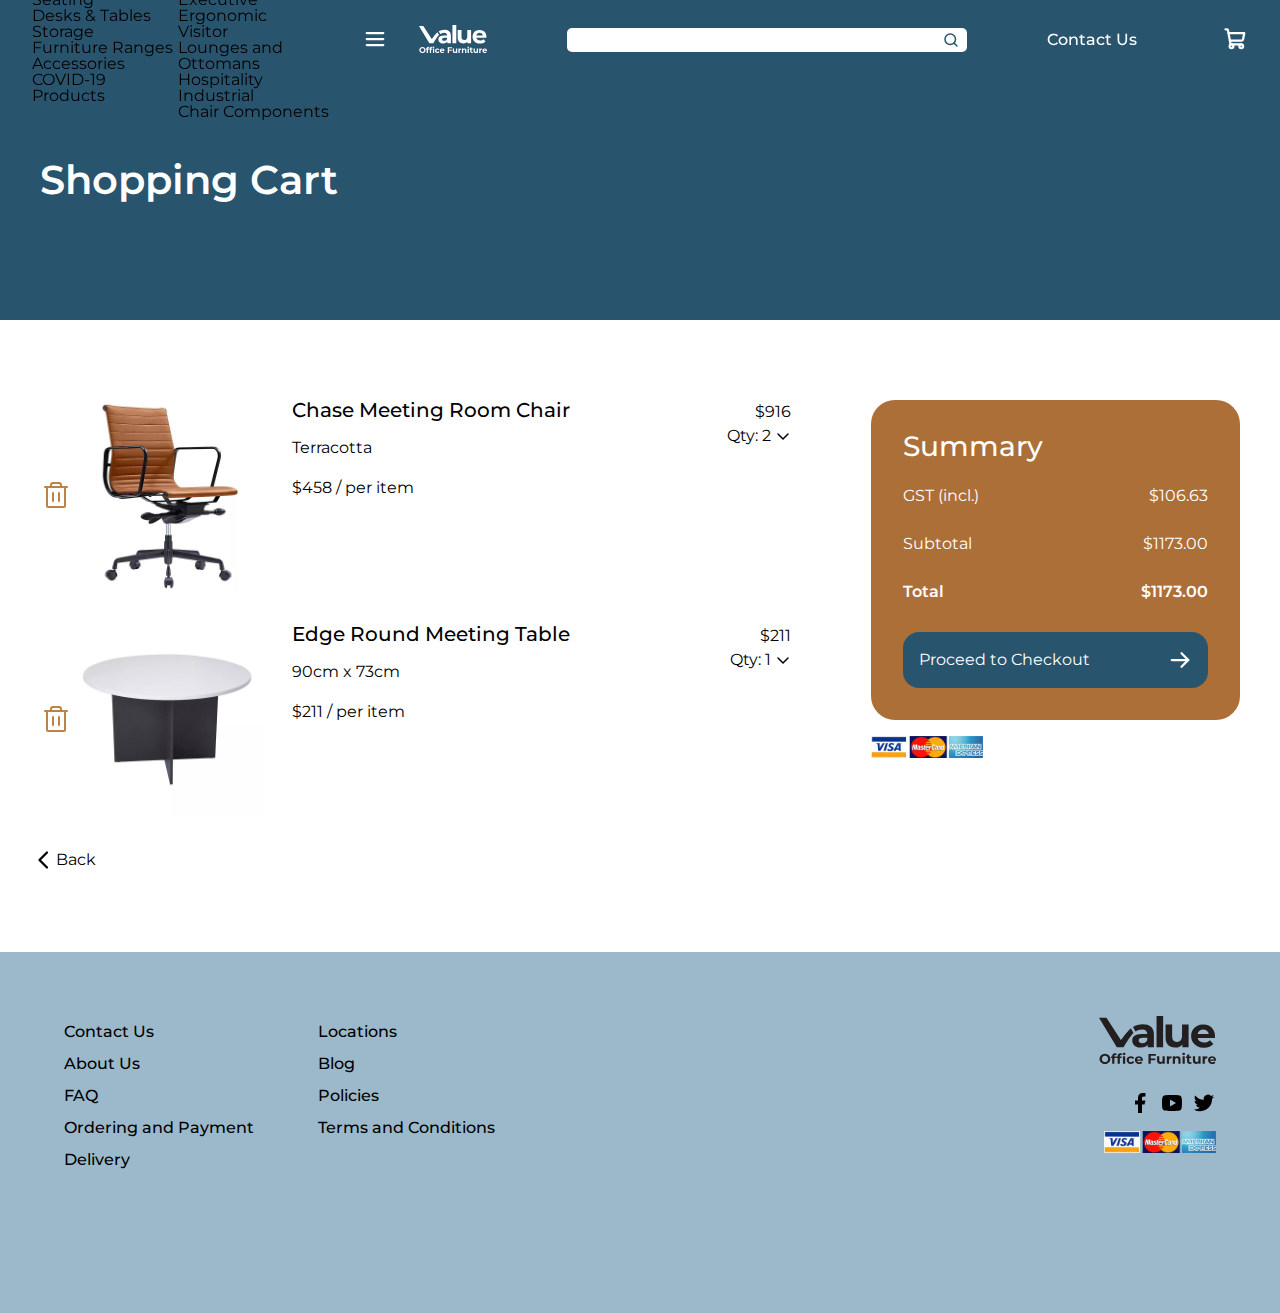
<file: shopping-cart.html>
<!DOCTYPE html>
<html lang="en">
<head>
    <meta charset="UTF-8">
    <meta http-equiv="X-UA-Compatible" content="IE=edge">
    <meta name="viewport" content="width=device-width, initial-scale=1.0">
    <title>Shopping Cart</title>
    <link rel="stylesheet" href="styles.css">
</head>
<body>
    <!-- header -->
    <section>
        <nav class="small-nav stack not-home">
            <ul class="menu">
                <a href="javascript:void(0)" class="closebtn"></a>
                <li><a href="#">New In</a></li>
                <li><a href="#">Seating</a></li>
                <li><a href="#">Desks & Tables</a></li>
                <li><a href="#">Storage</a></li>
                <li><a href="#">Furniture Ranges</a></li>
                <li><a href="#">Accessories</a></li>
                <li><a href="#">COVID-19 Products</a></li>
            </ul>
            <ul class="menu">
                <li><a href="#">Free Trial Chairs</a></li>
                <li><a href="#">Meeting Room</a></li>
                <li><a href="#">Executive</a></li>
                <li><a href="#">Ergonomic</a></li>
                <li><a href="#">Visitor</a></li>
                <li><a href="#">Lounges and Ottomans</a></li>
                <li><a href="#">Hospitality</a></li>
                <li><a href="#">Industrial</a></li>
                <li><a href="#">Chair Components</a></li>
            </ul>
            <div class="nav-small">
                <button><img class="menuIcon" src="icons/list-bold.svg" alt="Hamburger Menu Icon"></button>
                <a href="index.html">
                    <img class="nav-logo" src="icons/VOFLogoWhite.svg" alt="Value Office Furniture Logo">
                </a>
                <a href="#"><img class="menuIcon" src="icons/shopping-cart-bold.svg" alt="Shopping Cart Icon"></a>
            </div>
            <div class="searchBarWrap">
                <input class="searchbar" type="search">
                <img class="searchIcon" src="icons/magnifying-glass-bold.svg" alt="Magnifying Glass Icon">
            </div>
        </nav>
        <nav class="big-nav not-home">
            <ul class="menu">
                <a href="javascript:void(0)" class="closebtn"></a>
                <li><a href="#">New In</a></li>
                <li><a href="#">Seating</a></li>
                <li><a href="#">Desks & Tables</a></li>
                <li><a href="#">Storage</a></li>
                <li><a href="#">Furniture Ranges</a></li>
                <li><a href="#">Accessories</a></li>
                <li><a href="#">COVID-19 Products</a></li>
            </ul>
            <ul class="menu">
                <li><a href="#">Free Trial Chairs</a></li>
                <li><a href="#">Meeting Room</a></li>
                <li><a href="#">Executive</a></li>
                <li><a href="#">Ergonomic</a></li>
                <li><a href="#">Visitor</a></li>
                <li><a href="#">Lounges and Ottomans</a></li>
                <li><a href="#">Hospitality</a></li>
                <li><a href="#">Industrial</a></li>
                <li><a href="#">Chair Components</a></li>
            </ul>
            <div class="nav-links" id="navLinksLeft">
                <button><img class="menuIcon" src="icons/list-bold.svg" alt="Hamburger Menu Icon"></button>
                <a href="index.html">
                    <span>
                        <img class="nav-logo" src="icons/VOFLogoWhite.svg" alt="Value Office Furniture Logo">
                    </span>
                </a>
            </div>
            <div class="searchBarWrap">
                <input class="searchbar" type="search">
                <img class="searchIcon" src="icons/magnifying-glass-bold.svg" alt="Magnifying Glass Icon">
            </div>
            <div class="centre-vertical nav-links" id="navLinksRight">
                <a id="contactUs" href="#">Contact Us</a>
                <a href="#"><img class="menuIcon" src="icons/shopping-cart-bold.svg" alt="Shopping Cart Icon"></a>
            </div>
        </nav>
        <h1 class="blue-background page-heading white-text">Shopping Cart</h1>
    </section>
    <section>
        <div class="top sidebar-container cart">
            <div class="not-sidebar not-summary">
                <div class="cart-grid">
                    <div class="cart-img row-one centre-vertical">
                        <img id="trash" src="icons/trash.svg" alt="Remove">
                        <img class="cart-item-img" src="images/ChaseMeetingRoomChair.webp" alt="Chase Meeting Room Chair">
                    </div>
                    <div class="cart-item-name row-one stack">
                        <h4>Chase Meeting Room Chair</h4>
                        <p>Terracotta</p>
                        <p>$458 / per item</p>
                    </div>
                    <div class="cart-item-price row-one table-price stack right-align">
                        <p>$916</p>
                        <div class="cluster-right">
                            <p>Qty: 2</p>
                            <img class="down-caret" src="icons/caret-down-bold-black.svg" alt="">
                        </div> 
                    </div> 
                    <div class="cart-img row-two centre-vertical">
                        <img id="trash" src="icons/trash.svg" alt="Remove">
                        <img class="cart-item-img" src="images/EdgeMeetingTable.webp" alt="Edge Round Meeting Table">
                    </div>
                    <div class="cart-item-name row-two stack">
                            <h4>Edge Round Meeting Table</h4>
                            <p>90cm x 73cm</p>
                            <p>$211 / per item</p>
                    </div>
                    <div class="cart-item-price row-two table-price stack right-align">
                        <p>$211</p>
                        <div class="cluster-right">
                            <p>Qty: 1</p>
                            <img class="down-caret" src="icons/caret-down-bold-black.svg" alt="">
                        </div>
                    </div>
                </div>
            </div>
            <!-- Summary -->
            <div class="stack sidebar summary-wrapper">
                <div class="summary">
                    <h3>Summary</h3>
                    <table>
                        <tr>
                            <td class="row-name">GST (incl.)</td>
                            <td class="table-price">$106.63</td>
                        </tr>
                        <tr>
                            <td class="row-name">Subtotal</td>
                            <td class="table-price">$1173.00</td>
                        </tr>
                        <tr class="semibold">
                            <td class="row-name">Total</td>
                            <td class="table-price">$1173.00</td>
                        </tr>
                    </table>
                    <a class="cluster blue-background proceed" href="#">
                        <p>Proceed to Checkout</p>
                        <img id="right-arrow" src="icons/arrow-right-bold.svg" alt="Right Arrow">
                    </a>
                </div>
                <img id="payment-methods" src="images/PaymentMethods.png" alt="Payment Methods">
            </div>
        </div>
        <a class="back margin" href="#">
            <img src="icons/caret-left-bold.svg" alt="Back">
            <p>Back</p>
        </a>
    </section>
    <!-- footer -->
    <footer>
        <ul class="footer-col">
            <li>Contact Us</li>
            <li>About Us</li>
            <li>FAQ</li>
            <li>Ordering and Payment</li>
            <li>Delivery</li>
            <li>Locations</li>
            <li>Blog</li>
            <li>Policies</li>
            <li>Terms and Conditions</li>
        </ul>
        <div class="footer-icons">
            <a href="#">
                <img class="footer-logo" src="icons/VOFLogo.svg" alt="Value Office Furniture logo">
            </a>
            <div class="cluster social-links-wrapper">
                <img src="icons/facebook-fill.svg" alt="Facebook logo">
                <img src="icons/youtube-fill.svg" alt="Youtube logo">
                <img src="icons/twitter-fill.svg" alt="Twitter logo">
            </div>
            <img id="payment-methods" src="images/PaymentMethods.png" alt="Payment methods">
        </div>
    </footer>
</body>
</html>
</file>
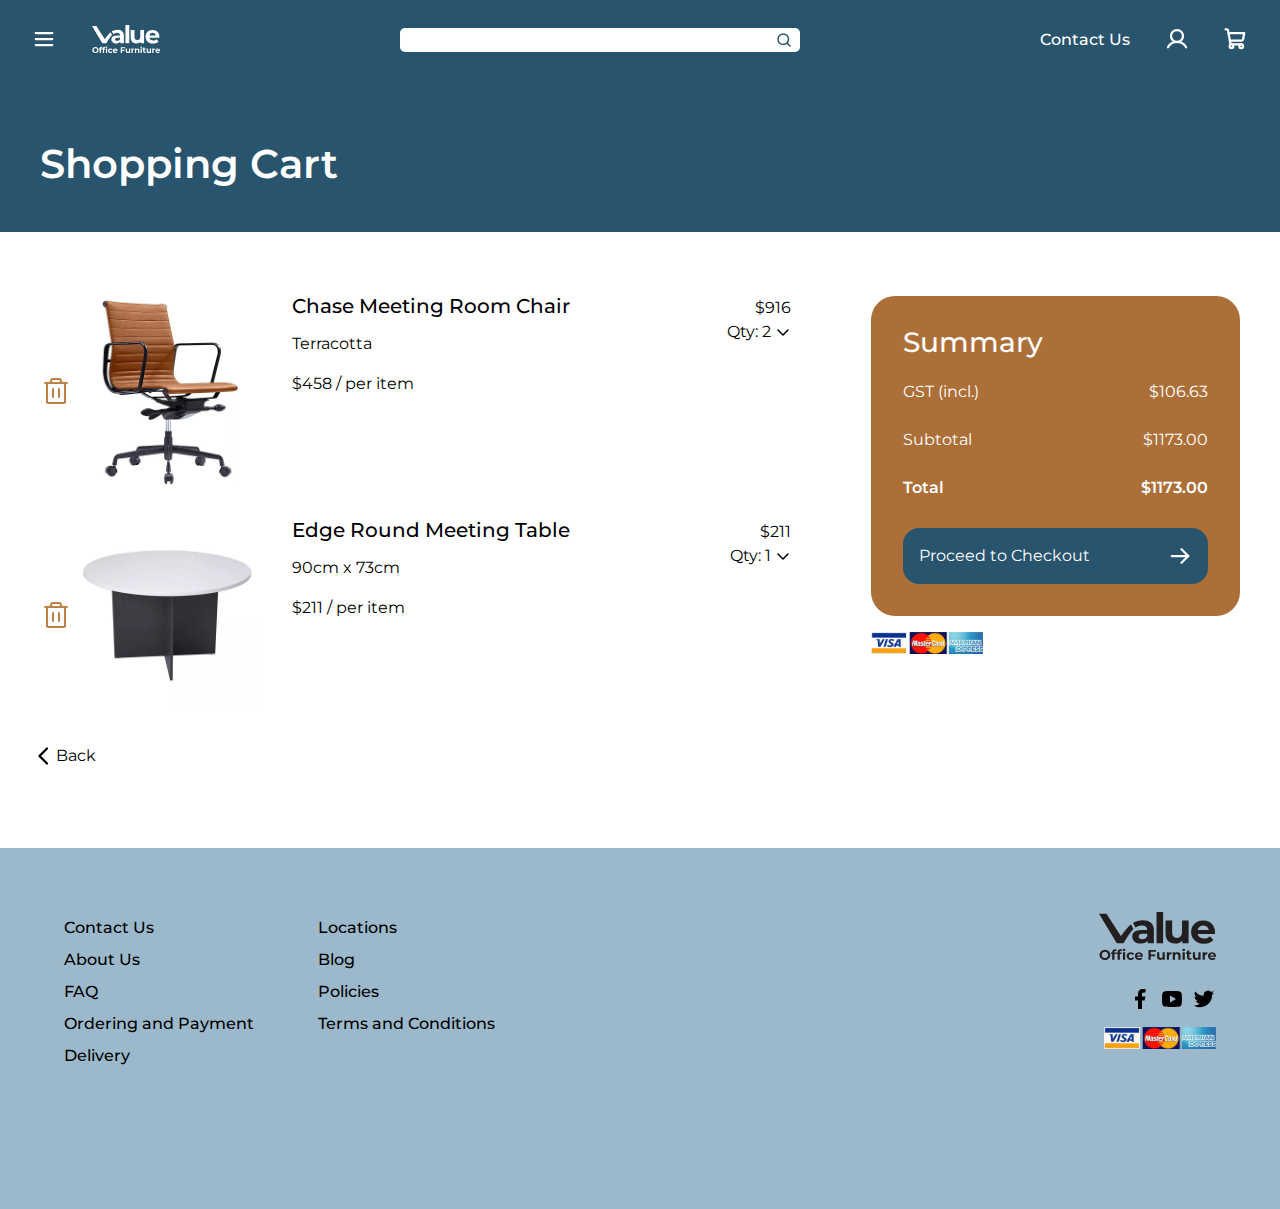
<file: shoppingCart.html>
<!DOCTYPE html>
<html lang="en">
<head>
    <meta charset="UTF-8">
    <meta http-equiv="X-UA-Compatible" content="IE=edge">
    <meta name="viewport" content="width=device-width, initial-scale=1.0">
    <title>Shopping Cart</title>
    <link rel="stylesheet" href="styles.css">
    <script src="script.js"></script>
</head>
<body>
    <!-- header -->
    <!-- nav bar and menu -->
    <div>
        <!-- menu -->
        <div class="menu-one" id="cart-menu-one">
            <ul>
                <a href="javascript:void(0)" class="close-menu-one" onclick="closeNav('cart-menu-one', 'cart-menu-two')"><img class="menuIcon" src="icons/x-bold.svg" alt=""></a>
                <li><button class="semibold" onclick="openNavTwo('cart-menu-one', 'cart-menu-two', 'cart-close-menu')" onmouseover="openNavTwo('cart-menu-one', 'cart-menu-two', 'cart-close-menu')">New In</button></li>
                <li><button onclick="openNavTwo('cart-menu-one', 'cart-menu-two', 'cart-close-menu')" onmouseover="openNavTwo('cart-menu-one', 'cart-menu-two', 'cart-close-menu')">Seating</button></li>
                <li><button onclick="openNavTwo('cart-menu-one', 'cart-menu-two', 'cart-close-menu')" onmouseover="openNavTwo('cart-menu-one', 'cart-menu-two', 'cart-close-menu')">Desks & Tables</button></li>
                <li><button onclick="openNavTwo('cart-menu-one', 'cart-menu-two', 'cart-close-menu')" onmouseover="openNavTwo('cart-menu-one', 'cart-menu-two', 'cart-close-menu')">Storage</button></li>
                <li><button onclick="openNavTwo('cart-menu-one', 'cart-menu-two', 'cart-close-menu')" onmouseover="openNavTwo('cart-menu-one', 'cart-menu-two', 'cart-close-menu')">Furniture Ranges</button></li>
                <li><button onclick="openNavTwo('cart-menu-one', 'cart-menu-two', 'cart-close-menu')" onmouseover="openNavTwo('cart-menu-one', 'cart-menu-two', 'cart-close-menu')">Accessories</button></li>
                <li><button onclick="openNavTwo('cart-menu-one', 'cart-menu-two', 'cart-close-menu')" onmouseover="openNavTwo('cart-menu-one', 'cart-menu-two', 'cart-close-menu')">COVID-19 Products</button></li>
            </ul>
            <div class="menu-links">
                <ul>
                    <li><a href="#">Account</a></li>
                    <li><a href="#">About Us</a></li>
                    <li><a href="#">Contact Us</a></li>
                </ul>
                <div class="social-links-wrapper">
                    <img src="icons/facebook-fill.svg" alt="Facebook logo">
                    <img src="icons/youtube-fill.svg" alt="Youtube logo">
                    <img src="icons/twitter-fill.svg" alt="Twitter logo">
                </div>
            </div>
        </div>
        
        <ul class="menu-two" id="cart-menu-two">
            <a href="javascript:void(0)" class="close-menu-two" id="cart-close-menu" onclick="closeNav('cart-menu-one', 'cart-menu-two')"><img class="menuIcon" src="icons/x-bold.svg" alt=""></a>
            <li><a class="semibold" href="listings.html">Free Trial Chairs</a></li>
            <li><a href="listings.html">Meeting Room</a></li>
            <li><a href="listings.html">Executive</a></li>
            <li><a href="listings.html">Ergonomic</a></li>
            <li><a href="listings.html">Visitor</a></li>
            <li><a href="listings.html">Lounges and Ottomans</a></li>
            <li><a href="listings.html">Hospitality</a></li>
            <li><a href="listings.html">Industrial</a></li>
            <li><a href="listings.html">Chair Components</a></li>
        </ul>
        <!-- nav bar -->
        <nav class="small-nav stack not-home">
            <div class="nav-small">
                <button onclick="openNav('cart-menu-one')"><img class="menuIcon" src="icons/list-bold.svg" alt="Hamburger Menu Icon"></button>
                <a href="index.html">
                    <img class="nav-logo" src="icons/VOFLogoWhite.svg" alt="Value Office Furniture Logo">
                </a>
                <div class="cluster small-nav-right">
                    <a href="#"><img class="menuIcon cart" src="icons/shopping-cart-bold.svg" alt="Shopping Cart Icon"></a>
                </div>
            </div>
            <form class="searchBarWrap" action="listings.html">
                <input id="searchInput" class="searchbar"type="search">
                <a href="listings.html"><img class="searchIcon cart" src="icons/magnifying-glass-bold.svg" alt="Magnifying Glass Icon"></a>
            </form>
        </nav>
        <nav class="big-nav not-home">
            <div class="nav-links" id="navLinksLeft">
                <button onclick="openNav('cart-menu-one')"><img class="menuIcon" src="icons/list-bold.svg" alt="Hamburger Menu Icon"></button>
                <a href="index.html">
                    <span>
                        <img class="nav-logo" src="icons/VOFLogoWhite.svg" alt="Value Office Furniture Logo">
                    </span>
                </a>
            </div>
                <form class="searchBarWrap" action="listings.html">
                    <input id="searchInput" class="searchbar"type="search">
                    <a href="listings.html"><img class="searchIcon" src="icons/magnifying-glass-bold.svg" alt="Magnifying Glass Icon"></a>
                </form>
            <div class="centre-vertical nav-links" id="navLinksRight">
                <a id="contactUs" href="#">Contact Us</a>
                <a href="#"><img class="menuIcon" src="icons/user-bold.svg" alt="Account"></a>
                <a href="#"><img class="menuIcon cart" src="icons/shopping-cart-bold.svg" alt="Shopping Cart Icon"></a>
                <a class="none" href="shoppingCart.html"><img id="cart-with-items" src="icons/shopping-cart-bold-2.svg" alt="Shopping cart with items"></a>
            </div>
        </nav>
    </div>
    <div class="blue-background page-heading white-text top">
        <h1>Shopping Cart</h1>
    </div>
    <section>
        <div class="page-start sidebar-container">
            <!-- Shopping cart info -->
            <div class="not-sidebar not-summary">
                <div class="cart-grid">
                    <!-- Chase meeting room chair -->
                    <div class="cart-img row-one centre-vertical">
                        <img id="trash" src="icons/trash.svg" alt="Remove">
                        <img class="cart-item-img" src="images/ChaseMeetingRoomChair.webp" alt="Chase Meeting Room Chair">
                    </div>
                    <div class="cart-item-name row-one stack">
                        <h4>Chase Meeting Room Chair</h4>
                        <p>Terracotta</p>
                        <p>$458 / per item</p>
                    </div>
                    <div class="cart-item-price row-one table-price stack right-align">
                        <p>$916</p>
                        <div class="cluster-right">
                            <p>Qty: 2</p>
                            <img class="down-caret" src="icons/caret-down-bold-black.svg" alt="">
                        </div> 
                    </div> 
                    <div class="cart-img row-two centre-vertical">
                        <img id="trash" src="icons/trash.svg" alt="Remove">
                        <img class="cart-item-img" src="images/EdgeMeetingTable.webp" alt="Edge Round Meeting Table">
                    </div>
                    <!-- Edge round meeting table -->
                    <div class="cart-item-name row-two stack">
                            <h4>Edge Round Meeting Table</h4>
                            <p>90cm x 73cm</p>
                            <p>$211 / per item</p>
                    </div>
                    <div class="cart-item-price row-two table-price stack right-align">
                        <p>$211</p>
                        <div class="cluster-right">
                            <p>Qty: 1</p>
                            <img class="down-caret" src="icons/caret-down-bold-black.svg" alt="">
                        </div>
                    </div>
                </div>
            </div>
            <!-- Summary -->
            <div class="stack sidebar summary-wrapper">
                <div class="summary">
                    <h3>Summary</h3>
                    <table>
                        <tr>
                            <td class="row-name">GST (incl.)</td>
                            <td class="table-price">$106.63</td>
                        </tr>
                        <tr>
                            <td class="row-name">Subtotal</td>
                            <td class="table-price">$1173.00</td>
                        </tr>
                        <tr class="semibold">
                            <td class="row-name">Total</td>
                            <td class="table-price">$1173.00</td>
                        </tr>
                    </table>
                    <a class="cluster blue-background proceed" href="shipping.html">
                        <p>Proceed to Checkout</p>
                        <img id="right-arrow" src="icons/arrow-right-bold.svg" alt="Right Arrow">
                    </a>
                </div>
                <img id="payment-methods" src="images/PaymentMethods.png" alt="Payment Methods">
            </div>
        </div>
        <button class="back" onclick="history.back()">
            <img src="icons/caret-left-bold.svg" alt="Back">
            <p>Back</p>
        </button>
    </section>
    <!-- footer -->
    <footer>
        <ul class="footer-col">
            <li>Contact Us</li>
            <li>About Us</li>
            <li>FAQ</li>
            <li>Ordering and Payment</li>
            <li>Delivery</li>
            <li>Locations</li>
            <li>Blog</li>
            <li>Policies</li>
            <li>Terms and Conditions</li>
        </ul>
        <div class="footer-icons">
            <a href="index.html">
                <img class="footer-logo" src="icons/VOFLogo.svg" alt="Value Office Furniture logo">
            </a>
            <div class="cluster social-links-wrapper">
                <img src="icons/facebook-fill.svg" alt="Facebook logo">
                <img src="icons/youtube-fill.svg" alt="Youtube logo">
                <img src="icons/twitter-fill.svg" alt="Twitter logo">
            </div>
            <img id="payment-methods" src="images/PaymentMethods.png" alt="Payment methods">
        </div>
    </footer>
</body>
</html>
</file>
<file: styles.css>
@import url(reset.css);
@import url(fonts.css);
@import url(colours.css);
@import url(layout.css);
@import url(imageHover.css);
@import url(button-layout.css);
@import url(product-layout.css);
@import url(shopping-cart.css);
@import url(form-layout.css);
@import url(listings.css);
@import url(header-footer-layout.css);
</file>
